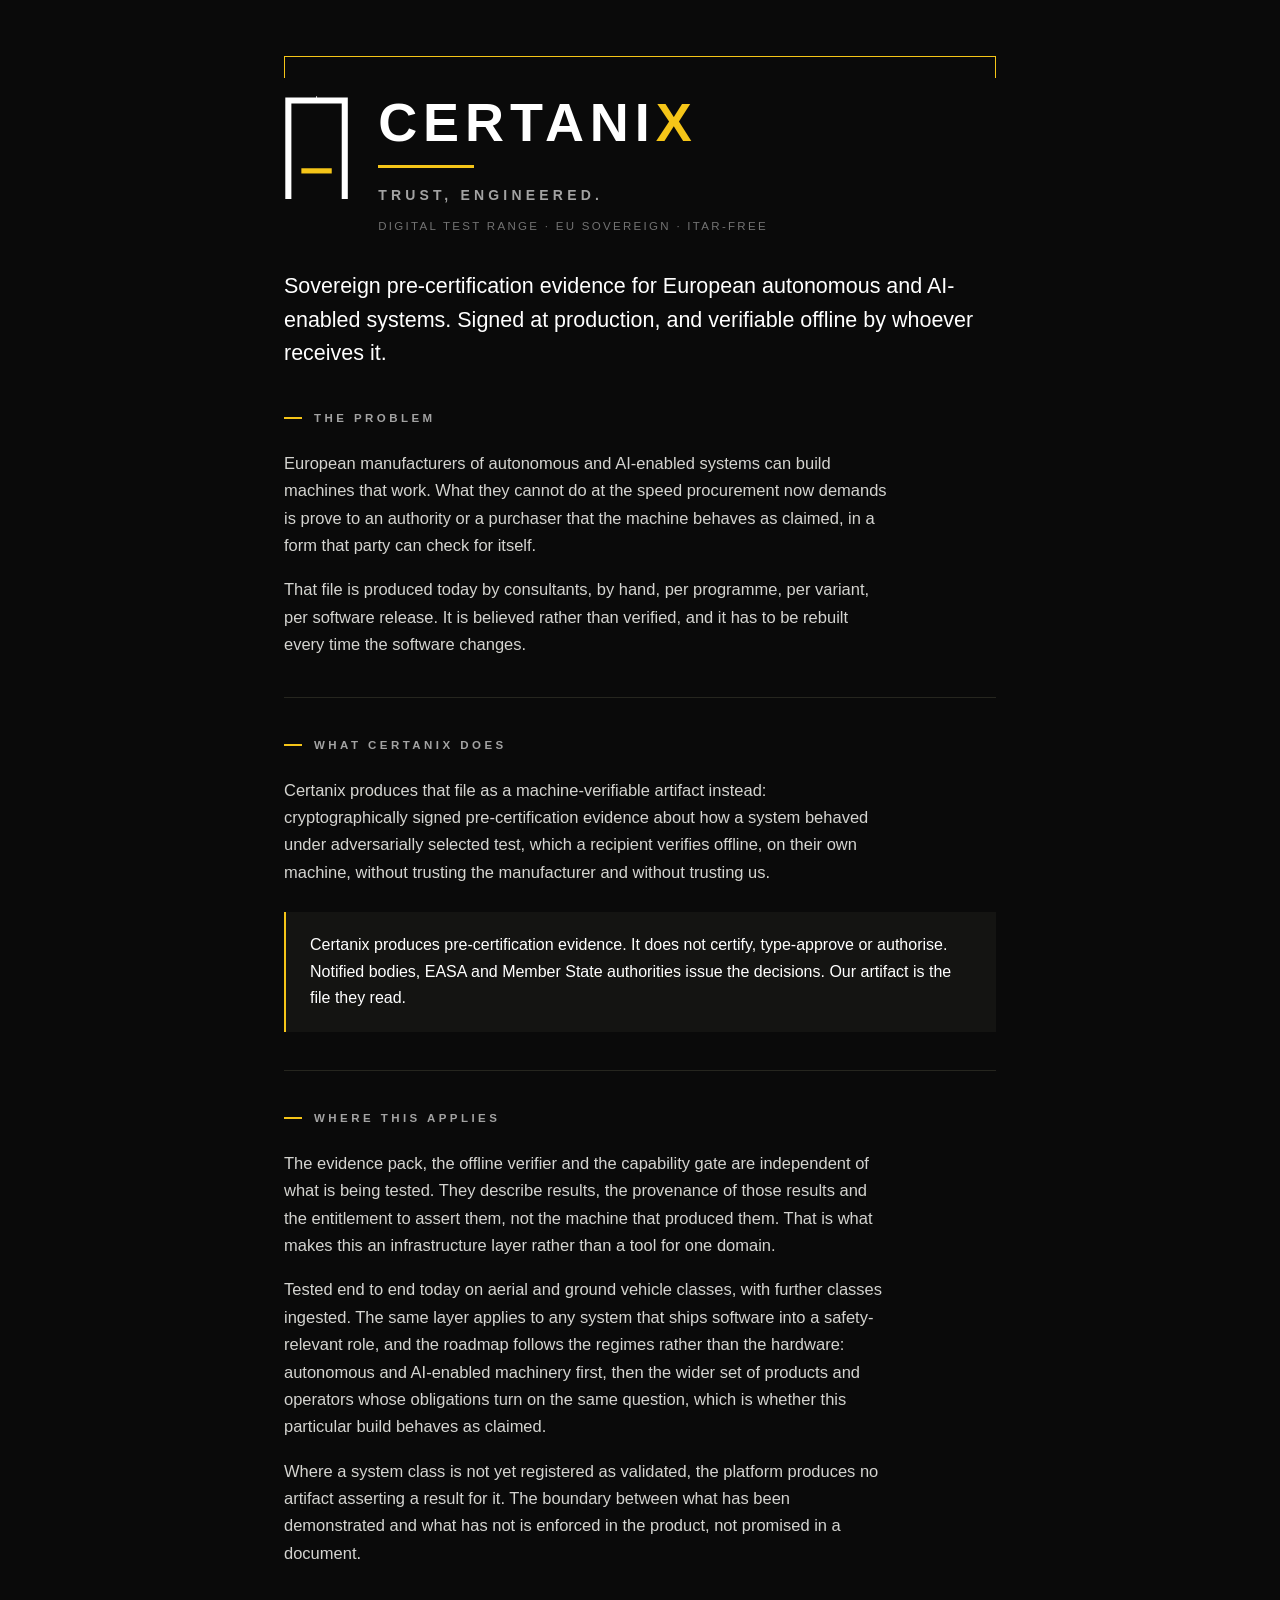
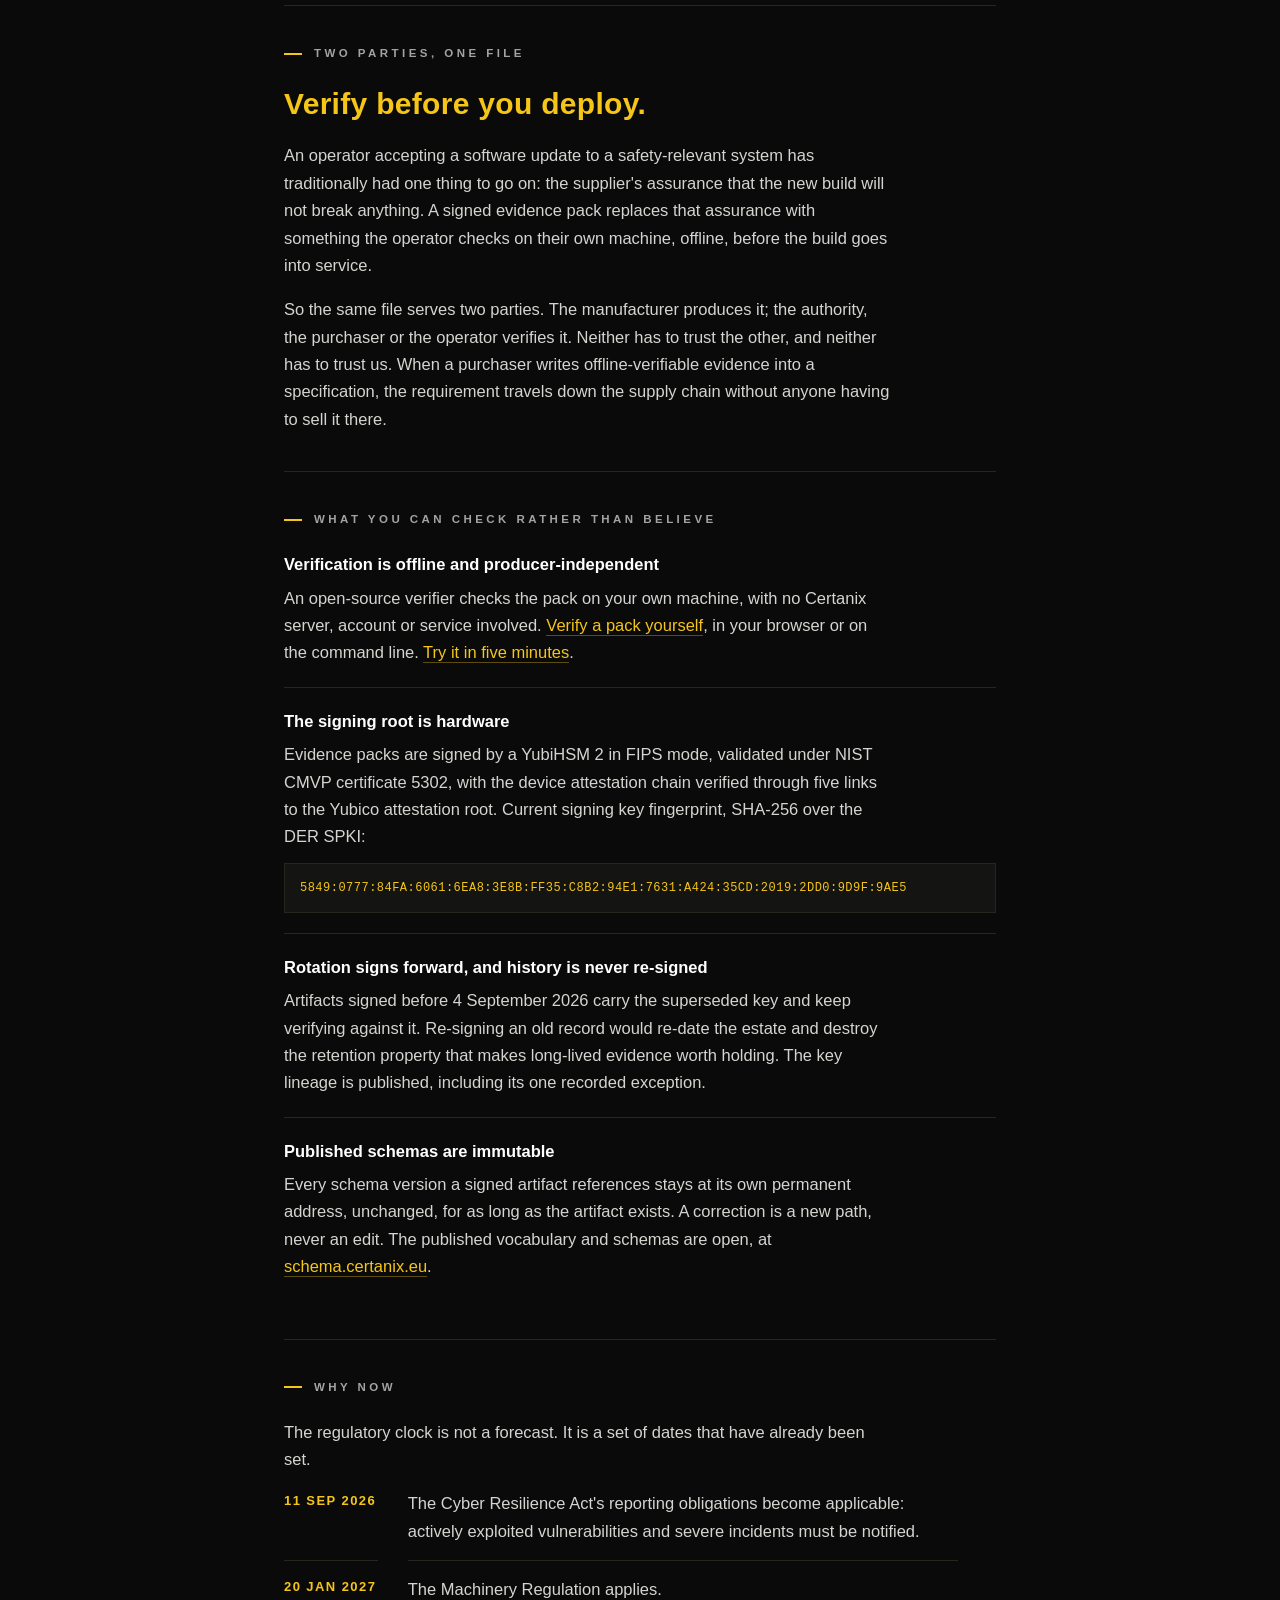
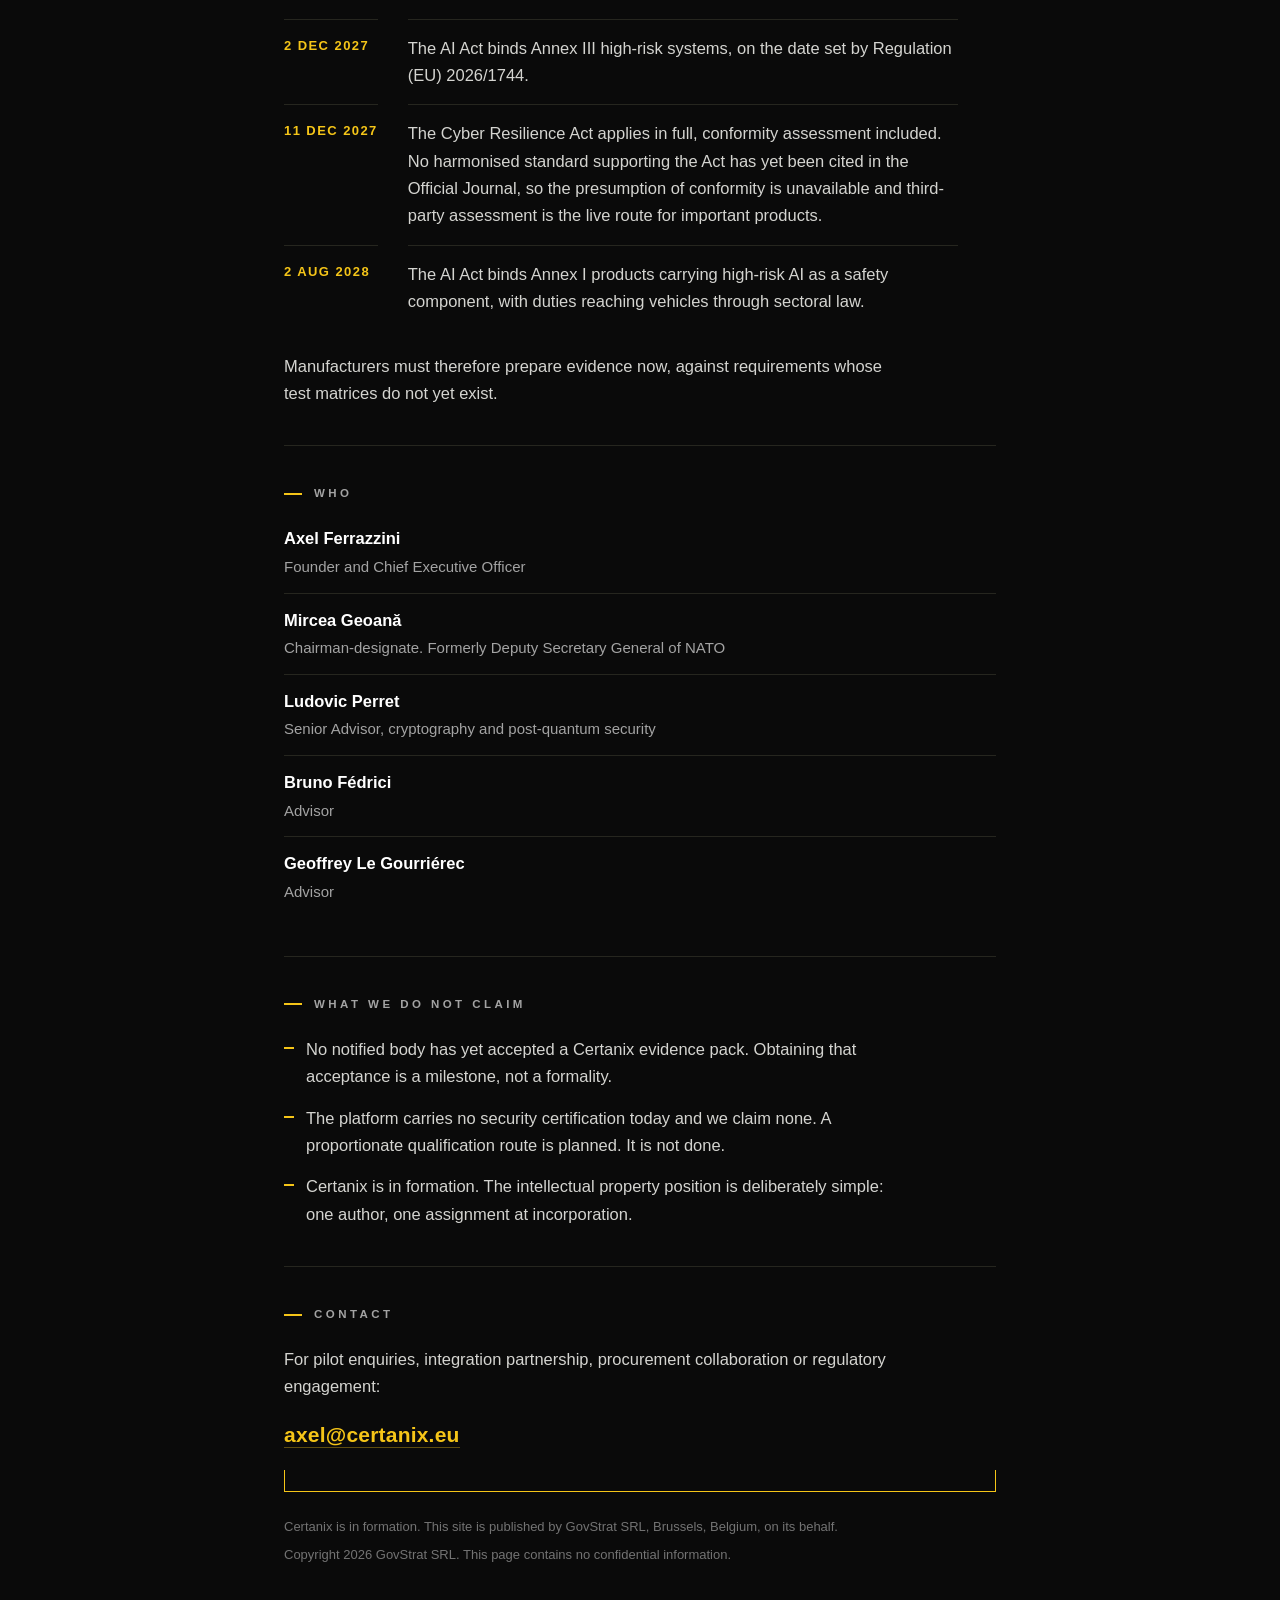
<file: index.html>
<!doctype html>
<html lang="en">
<head>
<meta charset="utf-8">
<meta name="viewport" content="width=device-width, initial-scale=1">
<title>Certanix</title>
<meta name="description" content="Certanix produces cryptographically signed pre-certification evidence for European autonomous and AI-enabled systems, verifiable offline by the recipient.">
<meta name="robots" content="index, follow">
<link rel="canonical" href="https://certanix.eu/">
<meta name="theme-color" content="#0A0A0A">
<meta property="og:type" content="website">
<meta property="og:title" content="Certanix">
<meta property="og:site_name" content="Certanix">
<meta property="og:url" content="https://certanix.eu/">
<meta property="og:description" content="Sovereign pre-certification evidence for European autonomous and AI-enabled systems. Signed, and verifiable offline by the recipient.">
<link rel="icon" href="data:image/svg+xml,%3Csvg xmlns='http://www.w3.org/2000/svg' viewBox='0 0 64 64'%3E%3Crect width='64' height='64' fill='%230A0A0A'/%3E%3Cpath d='M 18 52 L 18 14 L 46 14 L 46 52' stroke='%23FFFFFF' stroke-width='6' fill='none' stroke-linecap='square'/%3E%3Crect x='24' y='40' width='14' height='5' fill='%23F5C518'/%3E%3C/svg%3E">
<style>
:root{
  --ink:#0A0A0A;        /* brand near-black ground */
  --paper:#0A0A0A;
  --panel:#141412;
  --hair:#26261F;
  --white:#FFFFFF;
  --body:#D4D4D0;
  --muted:#A3A3A3;
  --micro:#737373;
  --signal:#F5C518;     /* brand signal yellow */
}
*{box-sizing:border-box}
html{-webkit-text-size-adjust:100%; background:var(--paper)}
body{
  margin:0; background:var(--paper); color:var(--body);
  font-family:"Helvetica Neue",Helvetica,Arial,-apple-system,BlinkMacSystemFont,"Segoe UI",sans-serif;
  font-size:16.5px; line-height:1.66; font-weight:400;
  -webkit-font-smoothing:antialiased;
}
.wrap{max-width:760px; margin:0 auto; padding:0 24px}
a{color:var(--signal); text-decoration:none; border-bottom:1px solid rgba(245,197,24,.35); padding-bottom:1px}
a:hover{border-bottom-color:var(--signal)}

/* ---- the registry frame: the brand's signature rule with corner ticks ---- */
.registry{position:relative; height:1px; background:var(--signal); margin:0}
.registry::before,.registry::after{
  content:""; position:absolute; top:0; width:1px; height:22px; background:var(--signal);
}
.registry::before{left:0}
.registry::after{right:0}
.registry.bottom::before,.registry.bottom::after{top:auto; bottom:0}

/* ---- header lockup ---- */
header{padding-block:56px 0}
.lockup{display:flex; align-items:flex-start; gap:26px; margin-top:34px}
.mark{flex:0 0 auto; height:112px; width:auto; display:block}
.mark .frame{stroke:var(--white)}
.mark .latch{fill:var(--signal)}
.mark .tick{stroke:var(--white)}
.wordmark{
  margin:0; font-size:clamp(34px,7.2vw,54px); font-weight:800; letter-spacing:.11em;
  color:var(--white); line-height:1; padding-top:4px;
}
.wordmark .x{color:var(--signal)}
.underrule{width:96px; height:3px; background:var(--signal); margin:16px 0 0}
.motto{
  margin:16px 0 0; font-size:clamp(12px,2.2vw,14px); font-weight:600;
  letter-spacing:.3em; text-transform:uppercase; color:var(--muted);
}
.credentials{
  margin:10px 0 0; font-size:11.5px; font-weight:500; letter-spacing:.2em;
  text-transform:uppercase; color:var(--micro);
}
.lede{
  margin:34px 0 0; font-size:clamp(18px,3.2vw,21.5px); line-height:1.56;
  color:var(--white); font-weight:400; max-width:60ch;
}

@media (max-width:480px){
  .lockup{gap:18px}
  .mark{height:88px}
  .credentials{letter-spacing:.14em}
}

/* ---- sections ---- */
section{padding-block:38px}
section + section{border-top:1px solid var(--hair)}
h2{
  margin:0 0 22px; font-size:11.5px; font-weight:700; letter-spacing:.3em;
  text-transform:uppercase; color:var(--muted); display:flex; align-items:center; gap:12px;
}
h2::before{content:""; width:18px; height:2px; background:var(--signal); flex:0 0 auto}
h3{margin:0 0 7px; font-size:16.5px; font-weight:700; color:var(--white); letter-spacing:.01em}
p{margin:0 0 17px; max-width:66ch}
p:last-child{margin-bottom:0}

.callout{
  background:var(--panel); border-left:2px solid var(--signal);
  padding:20px 24px; margin:26px 0 0; color:var(--white); font-size:16px; max-width:none;
}
.pull{
  font-size:clamp(22px,4.4vw,30px); font-weight:700; letter-spacing:.01em;
  color:var(--signal); margin:0 0 20px; line-height:1.24; max-width:none;
}

ul.facts{list-style:none; margin:0; padding:0}
ul.facts li{padding:20px 0; border-top:1px solid var(--hair)}
ul.facts li:first-child{border-top:0; padding-top:0}
ul.facts .t{display:block; font-weight:700; color:var(--white); font-size:16.5px; margin-bottom:6px}
ul.facts .d{display:block; max-width:66ch}

.mono{
  font-family:ui-monospace,SFMono-Regular,"SF Mono",Menlo,Consolas,monospace;
  font-size:12px; letter-spacing:.04em; line-height:1.85; color:var(--signal);
  background:var(--panel); border:1px solid var(--hair);
  padding:13px 15px; margin-top:12px; overflow-x:auto; white-space:pre-wrap; word-break:break-all;
}

dl.clock{margin:0; display:grid; grid-template-columns:auto 1fr; gap:0 30px}
dl.clock dt{
  font-weight:700; color:var(--signal); font-size:13px; letter-spacing:.11em;
  text-transform:uppercase; white-space:nowrap; padding:15px 0; border-top:1px solid var(--hair);
}
dl.clock dd{margin:0; padding:15px 0; border-top:1px solid var(--hair); max-width:60ch}
dl.clock dt:first-of-type, dl.clock dt:first-of-type + dd{border-top:0; padding-top:0}
@media (max-width:580px){
  dl.clock{grid-template-columns:1fr; gap:0}
  dl.clock dt{padding-bottom:3px; border-top:1px solid var(--hair)}
  dl.clock dd{padding-top:0; border-top:0}
  dl.clock dt:first-of-type + dd{padding-top:0}
}

ul.people{list-style:none; margin:0; padding:0}
ul.people li{padding:13px 0; border-top:1px solid var(--hair)}
ul.people li:first-child{border-top:0; padding-top:0}
ul.people .n{font-weight:700; color:var(--white); font-size:16.5px}
ul.people .r{display:block; color:var(--muted); font-size:15px; margin-top:2px}

ul.plain{margin:0; padding:0; list-style:none}
ul.plain li{position:relative; padding-left:22px; margin-bottom:14px; max-width:66ch}
ul.plain li::before{
  content:""; position:absolute; left:0; top:11px; width:10px; height:2px; background:var(--signal);
}
ul.plain li:last-child{margin-bottom:0}

.contact a{font-size:21px; font-weight:700; letter-spacing:.01em}

footer{padding-block:24px 60px; color:var(--micro); font-size:13px; line-height:1.65}
footer p{margin:0 0 7px; max-width:none}

/* ---- print: invert to the light logo treatment ---- */
@media print{
  :root{--paper:#FFF; --panel:#F4F4F1; --hair:#D8D8D2; --white:#0A0A0A; --body:#1C1C1A; --muted:#555; --micro:#777}
  body{font-size:10.5pt}
  .mark .frame,.mark .tick{stroke:#0A0A0A}
  a{color:#0A0A0A; border-bottom:0}
  .pull{color:#0A0A0A}
  .mono{color:#0A0A0A}
  dl.clock dt{color:#0A0A0A}
  section{break-inside:avoid}
}
</style>
</head>
<body>

<div class="wrap">

  <header>
    <div class="registry"></div>

    <div class="lockup">
      <svg class="mark" viewBox="-10 -22 157 258" xmlns="http://www.w3.org/2000/svg" role="img" aria-label="Certanix mark">
        <path class="frame" d="M 0 220 L 0 0 L 130 0 L 130 220" stroke-width="14" stroke-linecap="square" fill="none"/>
        <rect class="latch" x="30" y="156" width="70" height="12"/>
        <line class="tick" x1="65" y1="-10" x2="65" y2="0" stroke-width="2"/>
      </svg>
      <div>
        <h1 class="wordmark">CERTANI<span class="x">X</span></h1>
        <div class="underrule"></div>
        <p class="motto">Trust, engineered.</p>
        <p class="credentials">Digital test range &middot; EU sovereign &middot; ITAR-free</p>
      </div>
    </div>

    <p class="lede">Sovereign pre-certification evidence for European autonomous and AI-enabled systems. Signed at production, and verifiable offline by whoever receives it.</p>
  </header>

  <section>
    <h2>The problem</h2>
    <p>European manufacturers of autonomous and AI-enabled systems can build machines that work. What they cannot do at the speed procurement now demands is prove to an authority or a purchaser that the machine behaves as claimed, in a form that party can check for itself.</p>
    <p>That file is produced today by consultants, by hand, per programme, per variant, per software release. It is believed rather than verified, and it has to be rebuilt every time the software changes.</p>
  </section>

  <section>
    <h2>What Certanix does</h2>
    <p>Certanix produces that file as a machine-verifiable artifact instead: cryptographically signed pre-certification evidence about how a system behaved under adversarially selected test, which a recipient verifies offline, on their own machine, without trusting the manufacturer and without trusting us.</p>
    <div class="callout">Certanix produces pre-certification evidence. It does not certify, type-approve or authorise. Notified bodies, EASA and Member State authorities issue the decisions. Our artifact is the file they read.</div>
  </section>

  <section>
    <h2>Where this applies</h2>
    <p>The evidence pack, the offline verifier and the capability gate are independent of what is being tested. They describe results, the provenance of those results and the entitlement to assert them, not the machine that produced them. That is what makes this an infrastructure layer rather than a tool for one domain.</p>
    <p>Tested end to end today on aerial and ground vehicle classes, with further classes ingested. The same layer applies to any system that ships software into a safety-relevant role, and the roadmap follows the regimes rather than the hardware: autonomous and AI-enabled machinery first, then the wider set of products and operators whose obligations turn on the same question, which is whether this particular build behaves as claimed.</p>
    <p>Where a system class is not yet registered as validated, the platform produces no artifact asserting a result for it. The boundary between what has been demonstrated and what has not is enforced in the product, not promised in a document.</p>
  </section>

  <section>
    <h2>Two parties, one file</h2>
    <p class="pull">Verify before you deploy.</p>
    <p>An operator accepting a software update to a safety-relevant system has traditionally had one thing to go on: the supplier's assurance that the new build will not break anything. A signed evidence pack replaces that assurance with something the operator checks on their own machine, offline, before the build goes into service.</p>
    <p>So the same file serves two parties. The manufacturer produces it; the authority, the purchaser or the operator verifies it. Neither has to trust the other, and neither has to trust us. When a purchaser writes offline-verifiable evidence into a specification, the requirement travels down the supply chain without anyone having to sell it there.</p>
  </section>

  <section>
    <h2>What you can check rather than believe</h2>
    <ul class="facts">
      <li>
        <span class="t">Verification is offline and producer-independent</span>
        <span class="d">An open-source verifier checks the pack on your own machine, with no Certanix server, account or service involved. <a href="/verify/">Verify a pack yourself</a>, in your browser or on the command line. <a href="/try/">Try it in five minutes</a>.</span>
      </li>
      <li>
        <span class="t">The signing root is hardware</span>
        <span class="d">Evidence packs are signed by a YubiHSM 2 in FIPS mode, validated under NIST CMVP certificate 5302, with the device attestation chain verified through five links to the Yubico attestation root. Current signing key fingerprint, SHA-256 over the DER SPKI:</span>
        <div class="mono">5849:0777:84FA:6061:6EA8:3E8B:FF35:C8B2:94E1:7631:A424:35CD:2019:2DD0:9D9F:9AE5</div>
      </li>
      <li>
        <span class="t">Rotation signs forward, and history is never re-signed</span>
        <span class="d">Artifacts signed before 4 September 2026 carry the superseded key and keep verifying against it. Re-signing an old record would re-date the estate and destroy the retention property that makes long-lived evidence worth holding. The key lineage is published, including its one recorded exception.</span>
      </li>
      <li>
        <span class="t">Published schemas are immutable</span>
        <span class="d">Every schema version a signed artifact references stays at its own permanent address, unchanged, for as long as the artifact exists. A correction is a new path, never an edit. The published vocabulary and schemas are open, at <a href="https://schema.certanix.eu/">schema.certanix.eu</a>.</span>
      </li>
    </ul>
  </section>

  <section>
    <h2>Why now</h2>
    <p>The regulatory clock is not a forecast. It is a set of dates that have already been set.</p>
    <dl class="clock">
      <dt>11 Sep 2026</dt>
      <dd>The Cyber Resilience Act's reporting obligations become applicable: actively exploited vulnerabilities and severe incidents must be notified.</dd>
      <dt>20 Jan 2027</dt>
      <dd>The Machinery Regulation applies.</dd>
      <dt>2 Dec 2027</dt>
      <dd>The AI Act binds Annex III high-risk systems, on the date set by Regulation (EU) 2026/1744.</dd>
      <dt>11 Dec 2027</dt>
      <dd>The Cyber Resilience Act applies in full, conformity assessment included. No harmonised standard supporting the Act has yet been cited in the Official Journal, so the presumption of conformity is unavailable and third-party assessment is the live route for important products.</dd>
      <dt>2 Aug 2028</dt>
      <dd>The AI Act binds Annex I products carrying high-risk AI as a safety component, with duties reaching vehicles through sectoral law.</dd>
    </dl>
    <p style="margin-top:22px">Manufacturers must therefore prepare evidence now, against requirements whose test matrices do not yet exist.</p>
  </section>

  <section>
    <h2>Who</h2>
    <ul class="people">
      <li><span class="n">Axel Ferrazzini</span><span class="r">Founder and Chief Executive Officer</span></li>
      <li><span class="n">Mircea Geoan&#259;</span><span class="r">Chairman-designate. Formerly Deputy Secretary General of NATO</span></li>
      <li><span class="n">Ludovic Perret</span><span class="r">Senior Advisor, cryptography and post-quantum security</span></li>
      <li><span class="n">Bruno F&eacute;drici</span><span class="r">Advisor</span></li>
      <li><span class="n">Geoffrey Le Gourri&eacute;rec</span><span class="r">Advisor</span></li>
    </ul>
  </section>

  <section>
    <h2>What we do not claim</h2>
    <ul class="plain">
      <li>No notified body has yet accepted a Certanix evidence pack. Obtaining that acceptance is a milestone, not a formality.</li>
      <li>The platform carries no security certification today and we claim none. A proportionate qualification route is planned. It is not done.</li>
      <li>Certanix is in formation. The intellectual property position is deliberately simple: one author, one assignment at incorporation.</li>
    </ul>
  </section>

  <section class="contact">
    <h2>Contact</h2>
    <p>For pilot enquiries, integration partnership, procurement collaboration or regulatory engagement:</p>
    <p><a href="mailto:axel@certanix.eu">axel@certanix.eu</a></p>
  </section>

  <div class="registry bottom"></div>

  <footer>
    <p>Certanix is in formation. This site is published by GovStrat SRL, Brussels, Belgium, on its behalf.</p>
    <p>Copyright 2026 GovStrat SRL. This page contains no confidential information.</p>
  </footer>

</div>

</body>
</html>
</file>
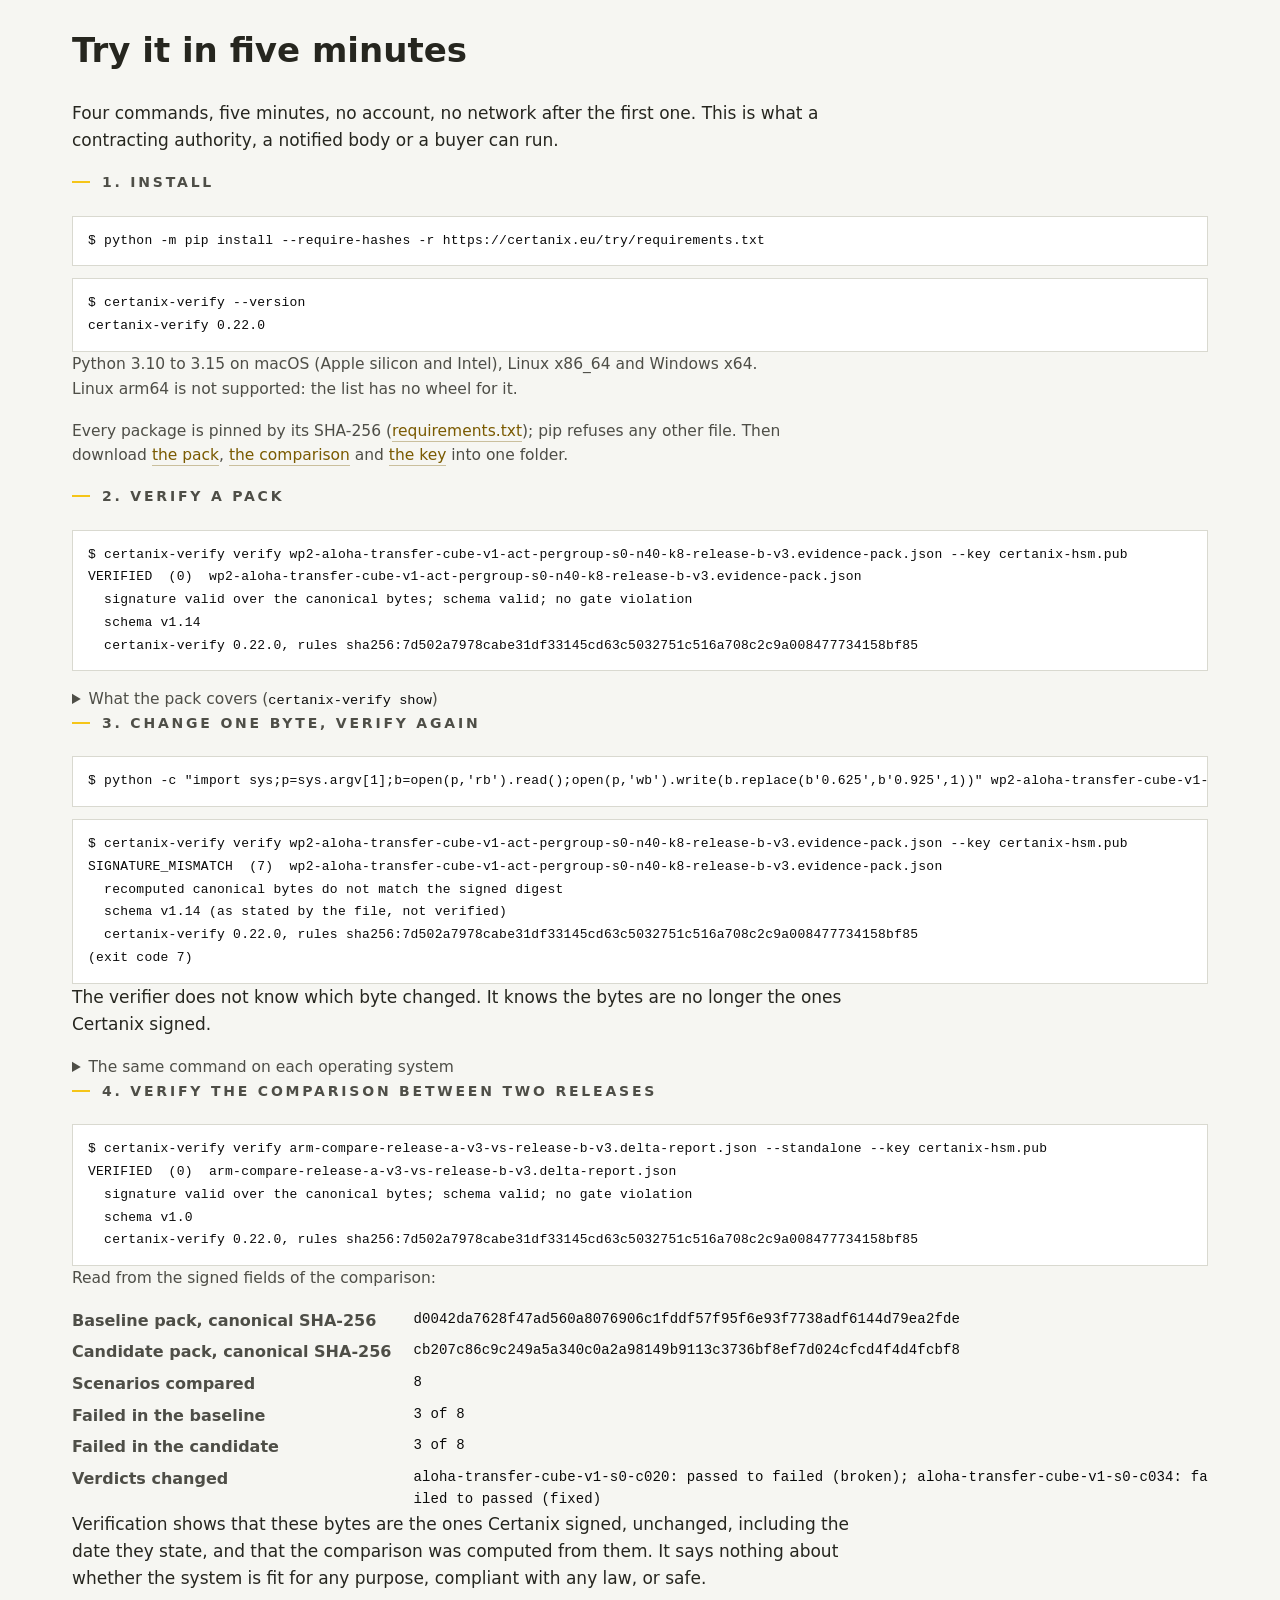
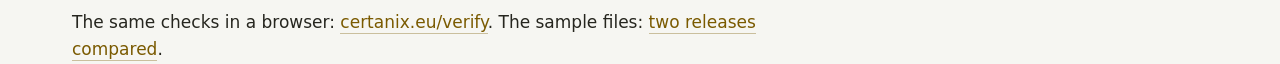
<file: try/index.html>
<!doctype html>
<html lang="en">
<head>
<meta charset="utf-8">
<meta name="viewport" content="width=device-width, initial-scale=1">
<meta http-equiv="Content-Security-Policy" content="default-src 'none'; style-src 'self'; img-src 'self'; base-uri 'none'; form-action 'none'">
<title>Try it in five minutes</title>
<link rel="stylesheet" href="../verify/verify.css">
</head>
<body>
<!-- GENERATED by certanix-beta tools/try_page.py render from tools/try-page.json: every
     line under a command is what certanix-verify 0.22.0 printed for it. Do not edit. -->
<div class="wrap">
  <h1>Try it in five minutes</h1>
  <p>Four commands, five minutes, no account, no network after the first one. This is what a contracting authority, a notified body or a buyer can run.</p>

  <h2>1. Install</h2>
<pre>$ python -m pip install --require-hashes -r https://certanix.eu/try/requirements.txt</pre>
  <pre>$ certanix-verify --version
certanix-verify 0.22.0</pre>
  <p class="small">Python 3.10 to 3.15 on macOS (Apple silicon and Intel), Linux x86_64 and Windows x64. Linux arm64 is not supported: the list has no wheel for it.</p>
  <p class="small">Every package is pinned by its SHA-256 (<a href="requirements.txt">requirements.txt</a>); pip refuses any other file. Then download <a href="../verify/sample/wp2-aloha-transfer-cube-v1-act-pergroup-s0-n40-k8-release-b-v3.evidence-pack.json" download>the pack</a>, <a href="../verify/sample/arm-compare-release-a-v3-vs-release-b-v3.delta-report.json" download>the comparison</a> and <a href="../verify/keys/certanix-hsm.pub" download>the key</a> into one folder.</p>

  <h2>2. Verify a pack</h2>
  <pre>$ certanix-verify verify wp2-aloha-transfer-cube-v1-act-pergroup-s0-n40-k8-release-b-v3.evidence-pack.json --key certanix-hsm.pub
VERIFIED  (0)  wp2-aloha-transfer-cube-v1-act-pergroup-s0-n40-k8-release-b-v3.evidence-pack.json
  signature valid over the canonical bytes; schema valid; no gate violation
  schema v1.14
  certanix-verify 0.22.0, rules sha256:7d502a7978cabe31df33145cd63c5032751c516a708c2c9a008477734158bf85</pre>
  <details>
    <summary>What the pack covers (<code>certanix-verify show</code>)</summary>
    <pre>$ certanix-verify show wp2-aloha-transfer-cube-v1-act-pergroup-s0-n40-k8-release-b-v3.evidence-pack.json --key certanix-hsm.pub
VERIFIED  (0)  wp2-aloha-transfer-cube-v1-act-pergroup-s0-n40-k8-release-b-v3.evidence-pack.json
  signature valid over the canonical bytes; schema valid; no gate violation
  schema v1.14
  certanix-verify 0.22.0, rules sha256:7d502a7978cabe31df33145cd63c5032751c516a708c2c9a008477734158bf85

  A learned control policy (“lerobot/act_aloha_sim_transfer_cube_human”) tested on the task
  “AlohaTransferCube-v0” in MuJoCo simulation, across 8 scenarios. 5 of 8 passed. The tests relate
  to the Machinery Regulation and the AI Act.
  (Summary written by the verifier from the signed fields.)

What this pack covers
  System tested
    Policy repository: lerobot/act_aloha_sim_transfer_cube_human
    Revision: bf09d3a9c6fd382bbcae1167297f4ec88a38f650
    Weights fingerprint: d9f89098a0ec…
    Policy class: policy-learned-deterministic
  Task and pass criterion
    Task: AlohaTransferCube-v0
    A scenario passes when: gym_aloha/env.py AlohaEnv.step: `terminated = is_success = reward == 4`. gym_aloha/tasks/sim.py TransferCubeTask.get_reward, from contact pairs: 1 = cube touches the right gripper finger; 2 = and not the table (lifted); 3 = cube touches the left gripper finger (attempted transfer); 4 = left finger and not the table (successful transfer). max_reward = 4.
  Results
    Scenarios executed: 8
    Outcome: 5 passed, 3 failed
    Pass rate: 62.5%
    Failing scenarios: aloha-transfer-cube-v1-s0-c021
                       aloha-transfer-cube-v1-s0-c027
                       aloha-transfer-cube-v1-s0-c020
  When and where it ran
    Ran at: 2026-11-08T17:46:25Z
    Platform family: macos-arm64
    Platform version: certanix-beta@e9b999d5
  Linked artefacts
    embodied-trace: sha256:cd89fe69dda3…
    parameter-coverage-map: sha256:c8a4470e8255…
  About the regulation references. This evidence pack records tests that Certanix ran and signed. It lists the EU legal provisions those tests relate to, and for each one what the pack does not show. It is not a declaration of conformity, a certification, or a conformity assessment under any EU legislation. It does not replace the manufacturer&#x27;s own obligations, or the involvement of a notified body where the law requires one. The Certanix signature attests that this record is complete and unchanged since signing. It does not attest that the tested product complies with any requirement.
  Requirements this evidence relates to
    The evidence in this pack relates to the clauses below. It is not an assessment of conformity with them.
    Machinery Regulation: Regulation (EU) 2023/1230 (CELEX 32023R1230), Annex IV, Part A, point (g)
                          How it can apply: Internal production control (module A, Art. 25(4) and
                                            Annex VI) against the Annex III essential health and
                                            safety requirements; no notified body. Annex I, Part A,
                                            points 5 and 6 concern machine learning that both
                                            ensures a safety function and is fully or partially
                                            self-evolving (recital 55); this is a frozen task
                                            policy. Applies from 20 January 2027 (Art. 54, as
                                            corrected); Directive 2006/42/EC until then.
                          Not shown by this pack: Which essential health and safety requirement each
                                                  test verifies (the manufacturer&#x27;s risk assessment,
                                                  Part A (b), makes that link); tests on the
                                                  physical machine.
    Machinery Regulation: Regulation (EU) 2023/1230 (CELEX 32023R1230), Annex III, section 1.1.2(a)
                          How it can apply: Internal production control (module A, Art. 25(4) and
                                            Annex VI) against the Annex III essential health and
                                            safety requirements; no notified body. Annex I, Part A,
                                            points 5 and 6 concern machine learning that both
                                            ensures a safety function and is fully or partially
                                            self-evolving (recital 55); this is a frozen task
                                            policy. Applies from 20 January 2027 (Art. 54, as
                                            corrected); Directive 2006/42/EC until then.
                          Not shown by this pack: That the machine can be operated without putting
                                                  persons at risk; reasonably foreseeable misuse.
    Machinery Regulation: Regulation (EU) 2023/1230 (CELEX 32023R1230), Annex III, section 1.2.1, first paragraph and point (c)
                          How it can apply: Internal production control (module A, Art. 25(4) and
                                            Annex VI) against the Annex III essential health and
                                            safety requirements; no notified body. Annex I, Part A,
                                            points 5 and 6 concern machine learning that both
                                            ensures a safety function and is fully or partially
                                            self-evolving (recital 55); this is a frozen task
                                            policy. Applies from 20 January 2027 (Art. 54, as
                                            corrected); Directive 2006/42/EC until then.
                          Not shown by this pack: That an error in the control logic does not lead
                                                  to a hazardous situation: the campaign scores task
                                                  success, not hazards.
    Machinery Regulation: Regulation (EU) 2023/1230 (CELEX 32023R1230), Annex III, section 1.2.1, point (d)
                          How it can apply: Internal production control (module A, Art. 25(4) and
                                            Annex VI) against the Annex III essential health and
                                            safety requirements; no notified body. Annex I, Part A,
                                            points 5 and 6 concern machine learning that both
                                            ensures a safety function and is fully or partially
                                            self-evolving (recital 55); this is a frozen task
                                            policy. Applies from 20 January 2027 (Art. 54, as
                                            corrected); Directive 2006/42/EC until then.
                          Not shown by this pack: That the machine prevents modification of its
                                                  settings or rules in use; the limits of the safety
                                                  functions.
    EU AI Act: Regulation (EU) 2024/1689 (CELEX 02024R1689-20260727), Annex IV, point 2(g)
               How it can apply: Likely not high-risk: Art. 6(1)(b) needs a third-party conformity
                                 assessment under the Annex I legislation, and the Machinery route
                                 for this frozen task policy is internal production control (see the
                                 Machinery entries). The Machinery Regulation is in Annex I, Section
                                 B (item 21, as amended by Regulation (EU) 2026/1744), where Art. 9,
                                 10, 15 and Annex IV do not apply directly (Art. 2(2)). Related here
                                 as reference requirements only.
               Not shown by this pack: Testing in real-world conditions (Art. 60, 60a); the gap
                                       between simulation and the real cell; test reports signed by
                                       the provider&#x27;s responsible persons.
    EU AI Act: Regulation (EU) 2024/1689 (CELEX 02024R1689-20260727), Annex IV, point 1(c)
               How it can apply: Likely not high-risk: Art. 6(1)(b) needs a third-party conformity
                                 assessment under the Annex I legislation, and the Machinery route
                                 for this frozen task policy is internal production control (see the
                                 Machinery entries). The Machinery Regulation is in Annex I, Section
                                 B (item 21, as amended by Regulation (EU) 2026/1744), where Art. 9,
                                 10, 15 and Annex IV do not apply directly (Art. 2(2)). Related here
                                 as reference requirements only.
               Not shown by this pack: Firmware on the physical robot; requirements related to
                                       version updates.
    EU AI Act: Regulation (EU) 2024/1689 (CELEX 02024R1689-20260727), Annex IV, point 3
               How it can apply: Likely not high-risk: Art. 6(1)(b) needs a third-party conformity
                                 assessment under the Annex I legislation, and the Machinery route
                                 for this frozen task policy is internal production control (see the
                                 Machinery entries). The Machinery Regulation is in Annex I, Section
                                 B (item 21, as amended by Regulation (EU) 2026/1744), where Art. 9,
                                 10, 15 and Annex IV do not apply directly (Art. 2(2)). Related here
                                 as reference requirements only.
               Not shown by this pack: The safety of persons near the arm; foreseeable unintended
                                       outcomes in the real cell.
    EU AI Act: Regulation (EU) 2024/1689 (CELEX 02024R1689-20260727), Article 9(8)
               How it can apply: Likely not high-risk: Art. 6(1)(b) needs a third-party conformity
                                 assessment under the Annex I legislation, and the Machinery route
                                 for this frozen task policy is internal production control (see the
                                 Machinery entries). The Machinery Regulation is in Annex I, Section
                                 B (item 21, as amended by Regulation (EU) 2026/1744), where Art. 9,
                                 10, 15 and Annex IV do not apply directly (Art. 2(2)). Related here
                                 as reference requirements only.
               Not shown by this pack: The risk management system; the Machinery risk assessment.
    EU AI Act: Regulation (EU) 2024/1689 (CELEX 02024R1689-20260727), Article 15(4)
               How it can apply: Likely not high-risk: Art. 6(1)(b) needs a third-party conformity
                                 assessment under the Annex I legislation, and the Machinery route
                                 for this frozen task policy is internal production control (see the
                                 Machinery entries). The Machinery Regulation is in Annex I, Section
                                 B (item 21, as amended by Regulation (EU) 2026/1744), where Art. 9,
                                 10, 15 and Annex IV do not apply directly (Art. 2(2)). Related here
                                 as reference requirements only.
               Not shown by this pack: Fail-safe and redundancy; behaviour outside the simulated
                                       variations.
  Frameworks considered and not related
    Cyber Resilience Act: The campaign tests task behaviour in simulation, not a cybersecurity property, and no SBOM or vulnerability scan is ingested.</pre>
  </details>

  <h2>3. Change one byte, verify again</h2>
  <pre>$ python -c &quot;import sys;p=sys.argv[1];b=open(p,&#x27;rb&#x27;).read();open(p,&#x27;wb&#x27;).write(b.replace(b&#x27;0.625&#x27;,b&#x27;0.925&#x27;,1))&quot; wp2-aloha-transfer-cube-v1-act-pergroup-s0-n40-k8-release-b-v3.evidence-pack.json</pre>
  <pre>$ certanix-verify verify wp2-aloha-transfer-cube-v1-act-pergroup-s0-n40-k8-release-b-v3.evidence-pack.json --key certanix-hsm.pub
SIGNATURE_MISMATCH  (7)  wp2-aloha-transfer-cube-v1-act-pergroup-s0-n40-k8-release-b-v3.evidence-pack.json
  recomputed canonical bytes do not match the signed digest
  schema v1.14 (as stated by the file, not verified)
  certanix-verify 0.22.0, rules sha256:7d502a7978cabe31df33145cd63c5032751c516a708c2c9a008477734158bf85
(exit code 7)</pre>
  <p>The verifier does not know which byte changed. It knows the bytes are no longer the ones Certanix signed.</p>
  <details>
    <summary>The same command on each operating system</summary>
    <p class="small">The line above is the same in a Linux or macOS terminal and in Windows PowerShell. It replaces the first <code>0.625</code> in the file, the pack's pass rate, with <code>0.925</code>.</p>
  </details>

  <h2>4. Verify the comparison between two releases</h2>
  <pre>$ certanix-verify verify arm-compare-release-a-v3-vs-release-b-v3.delta-report.json --standalone --key certanix-hsm.pub
VERIFIED  (0)  arm-compare-release-a-v3-vs-release-b-v3.delta-report.json
  signature valid over the canonical bytes; schema valid; no gate violation
  schema v1.0
  certanix-verify 0.22.0, rules sha256:7d502a7978cabe31df33145cd63c5032751c516a708c2c9a008477734158bf85</pre>
  <p class="small">Read from the signed fields of the comparison:</p>
  <dl class="meta">
      <dt>Baseline pack, canonical SHA-256</dt><dd class="mono">d0042da7628f47ad560a8076906c1fddf57f95f6e93f7738adf6144d79ea2fde</dd>
      <dt>Candidate pack, canonical SHA-256</dt><dd class="mono">cb207c86c9c249a5a340c0a2a98149b9113c3736bf8ef7d024cfcd4f4d4fcbf8</dd>
      <dt>Scenarios compared</dt><dd class="mono">8</dd>
      <dt>Failed in the baseline</dt><dd class="mono">3 of 8</dd>
      <dt>Failed in the candidate</dt><dd class="mono">3 of 8</dd>
      <dt>Verdicts changed</dt><dd class="mono">aloha-transfer-cube-v1-s0-c020: passed to failed (broken); aloha-transfer-cube-v1-s0-c034: failed to passed (fixed)</dd>
  </dl>

  <p>Verification shows that these bytes are the ones Certanix signed, unchanged, including the date they state, and that the comparison was computed from them. It says nothing about whether the system is fit for any purpose, compliant with any law, or safe.</p>
  <p>The same checks in a browser: <a href="../verify/">certanix.eu/verify</a>. The sample files: <a href="../verify/#sample-compare">two releases compared</a>.</p>
</div>
</body>
</html>
</file>
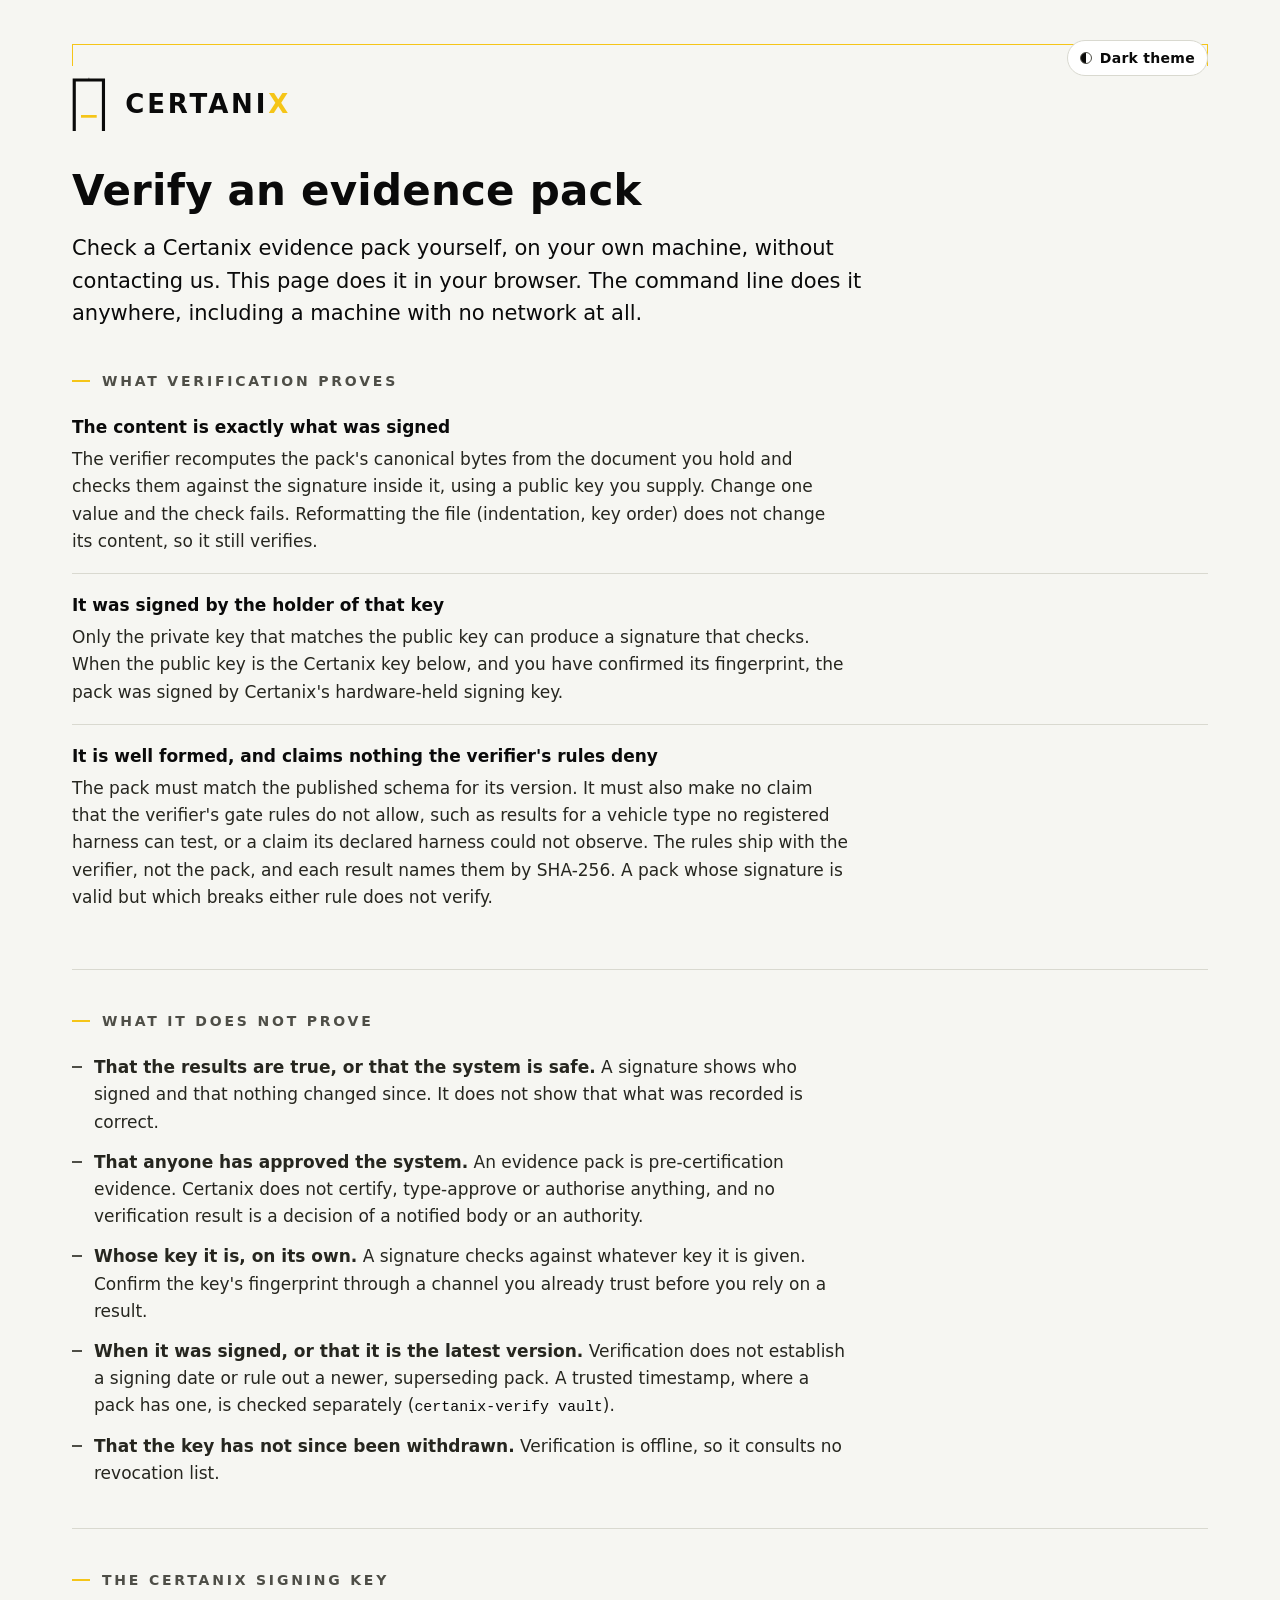
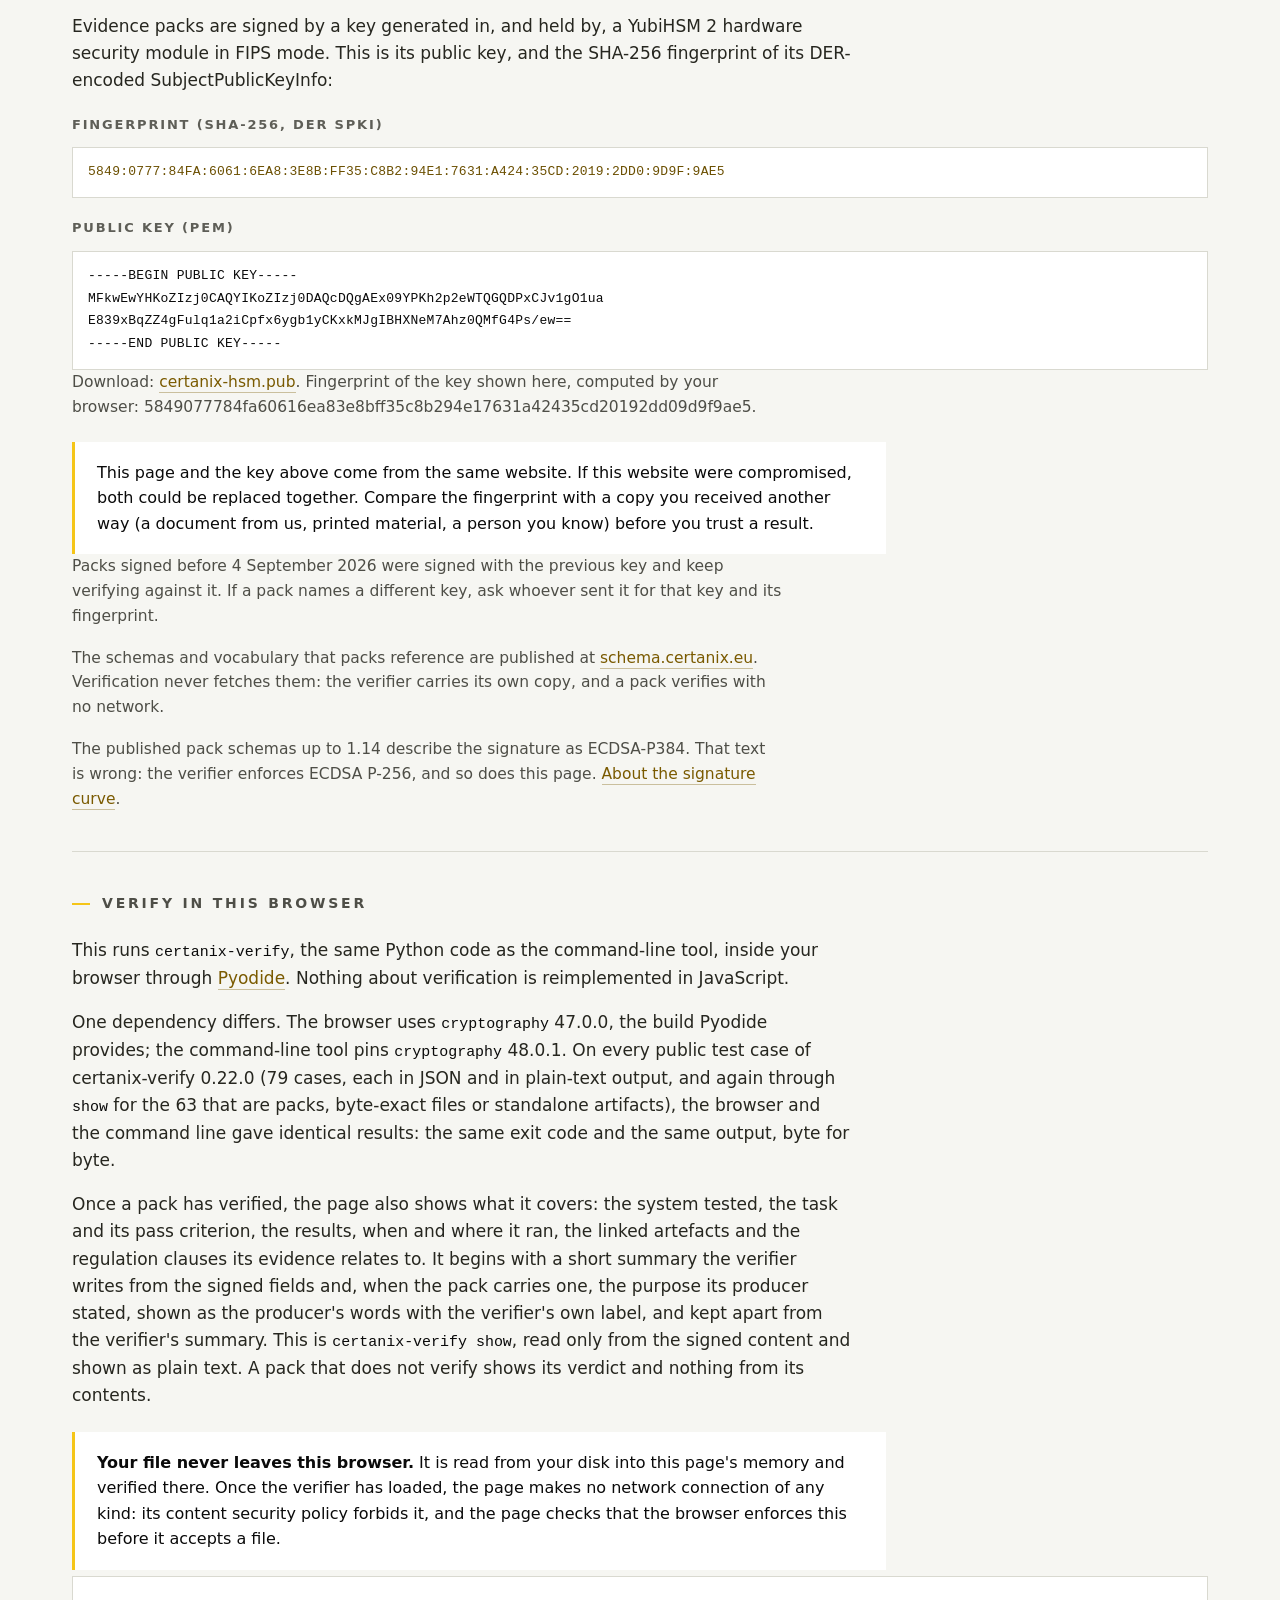
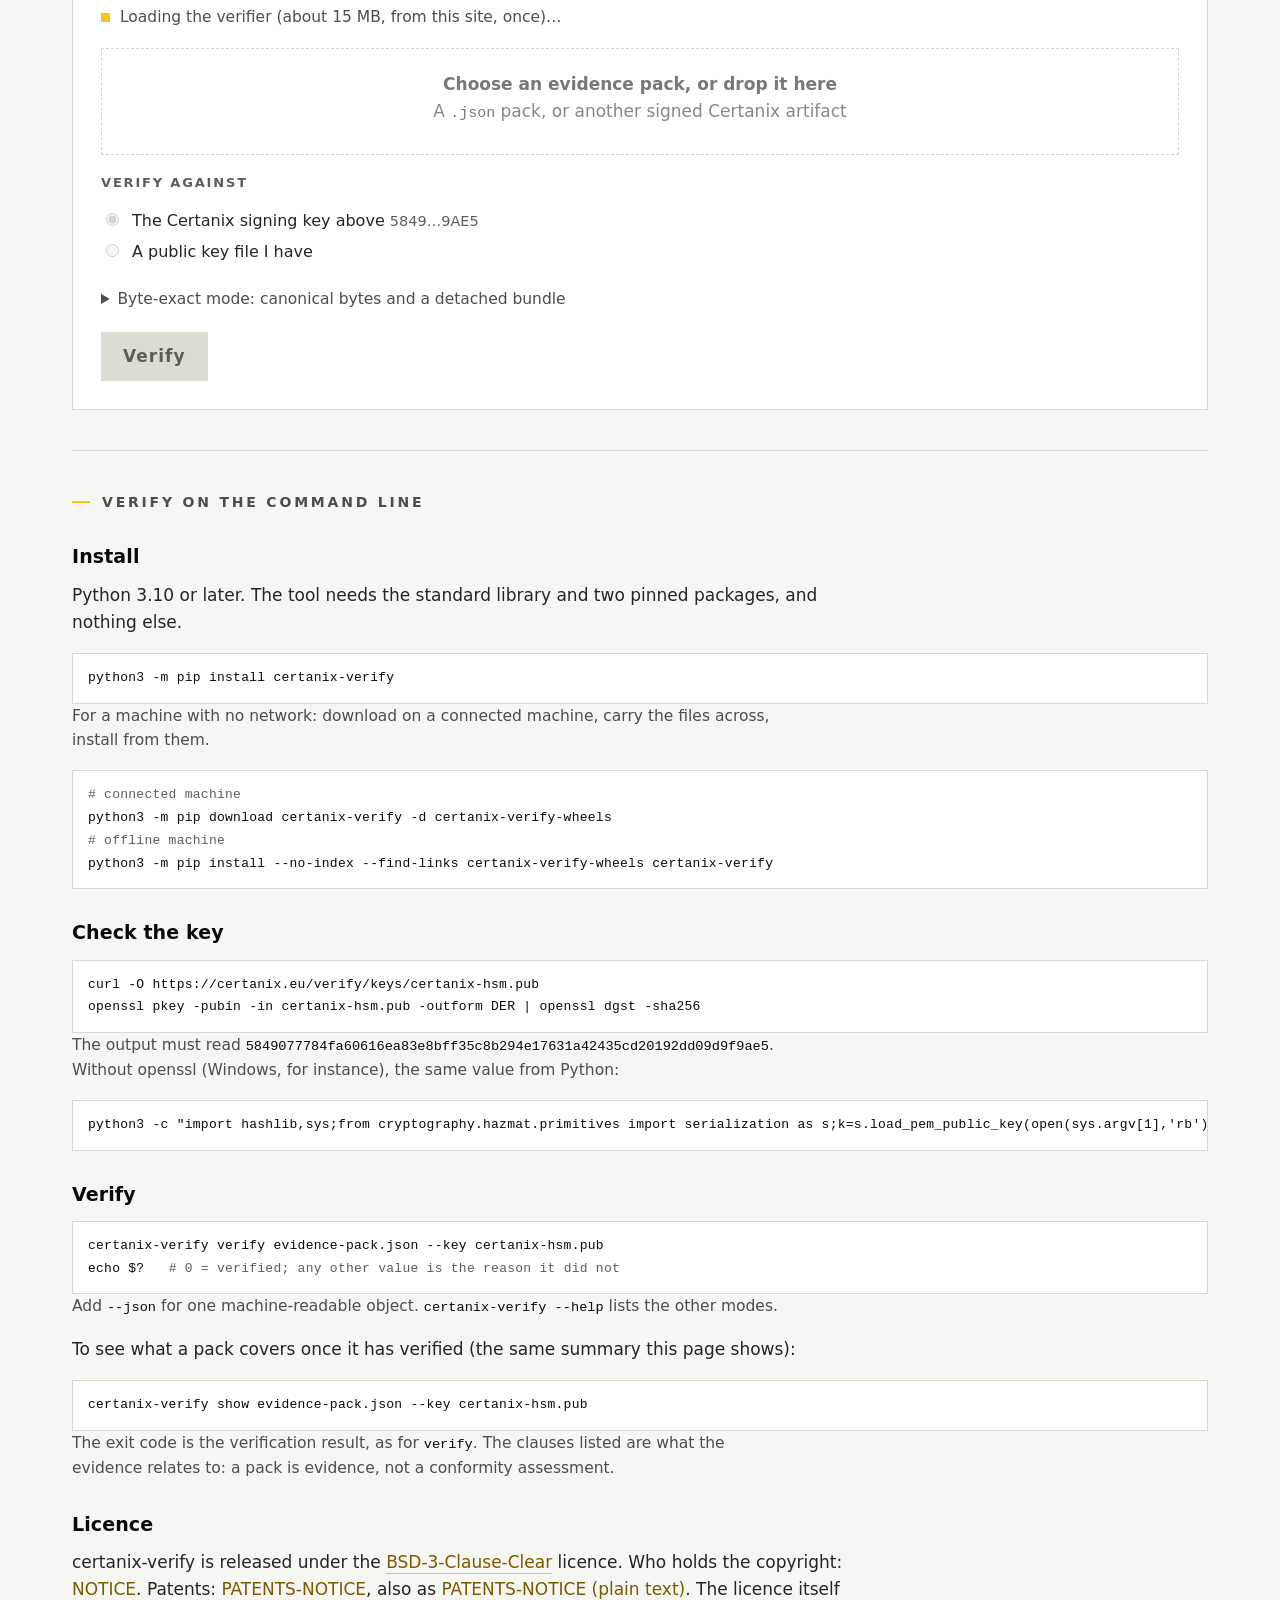
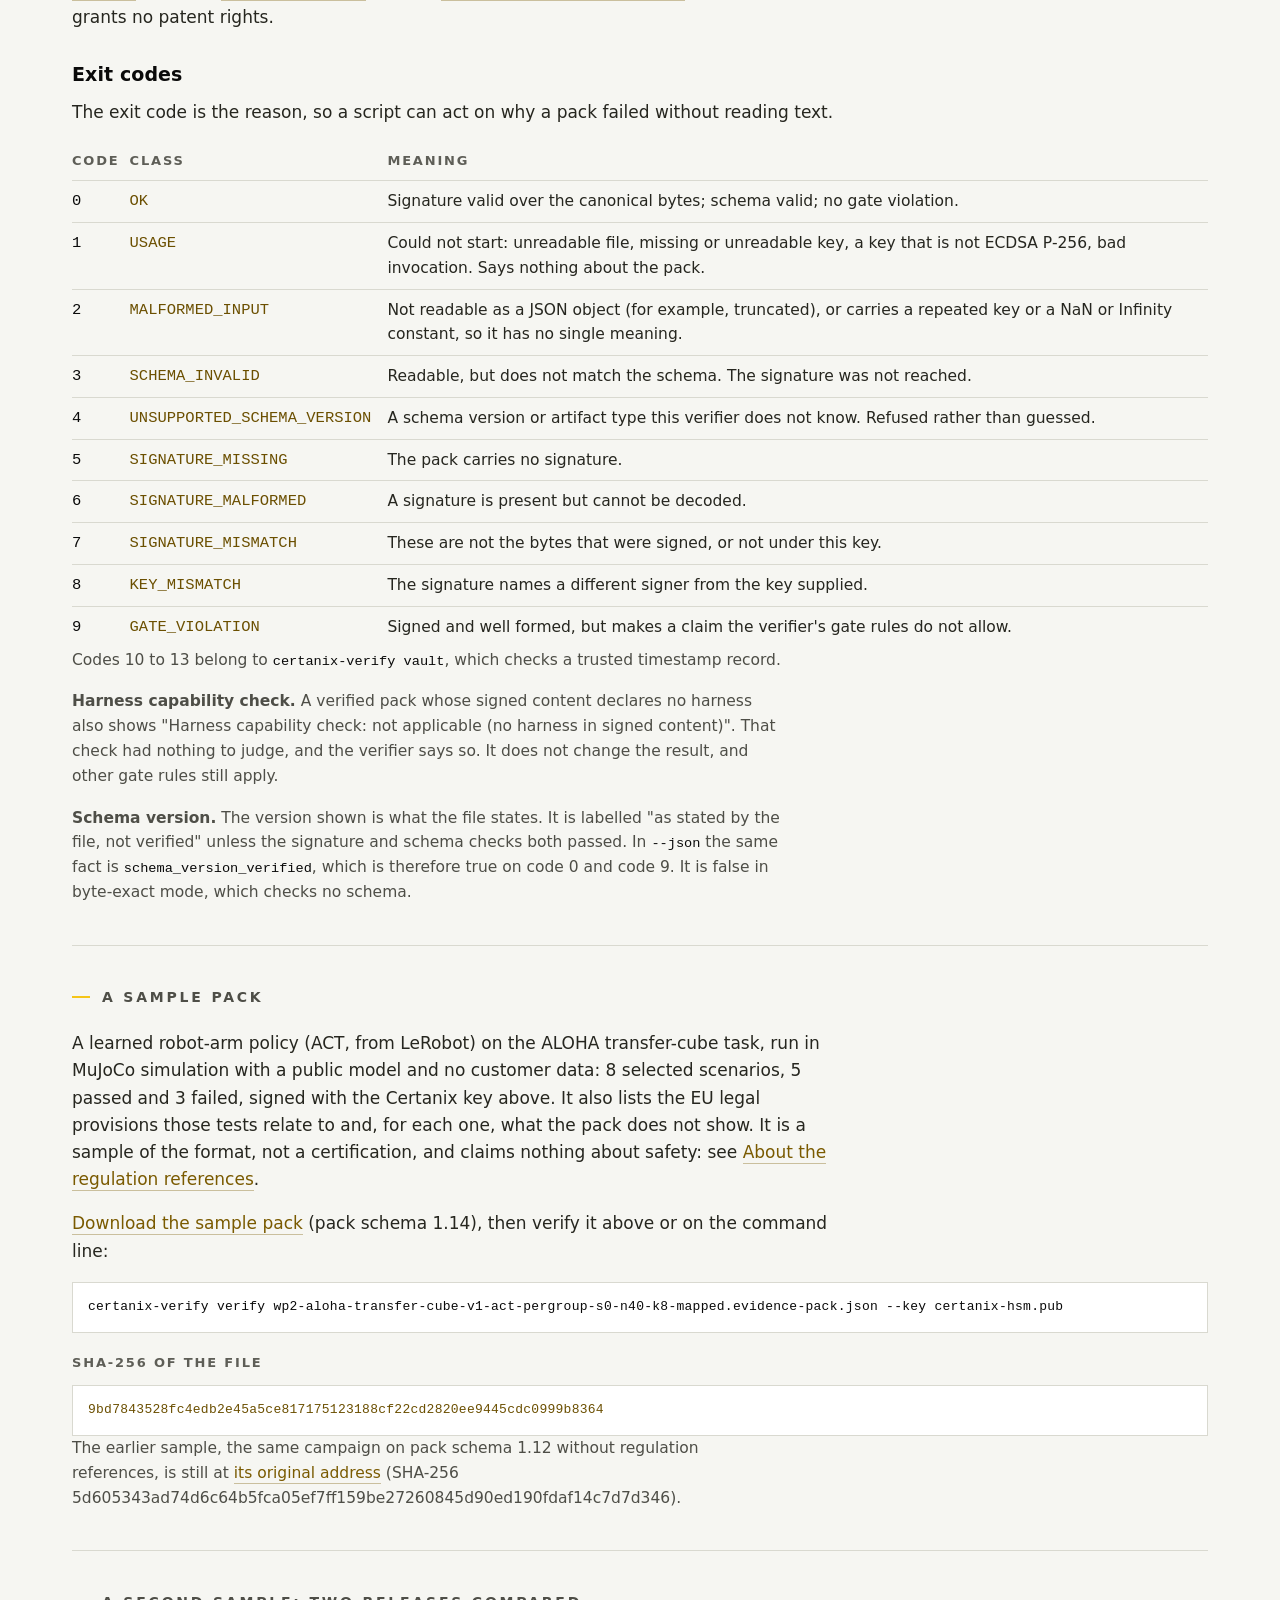
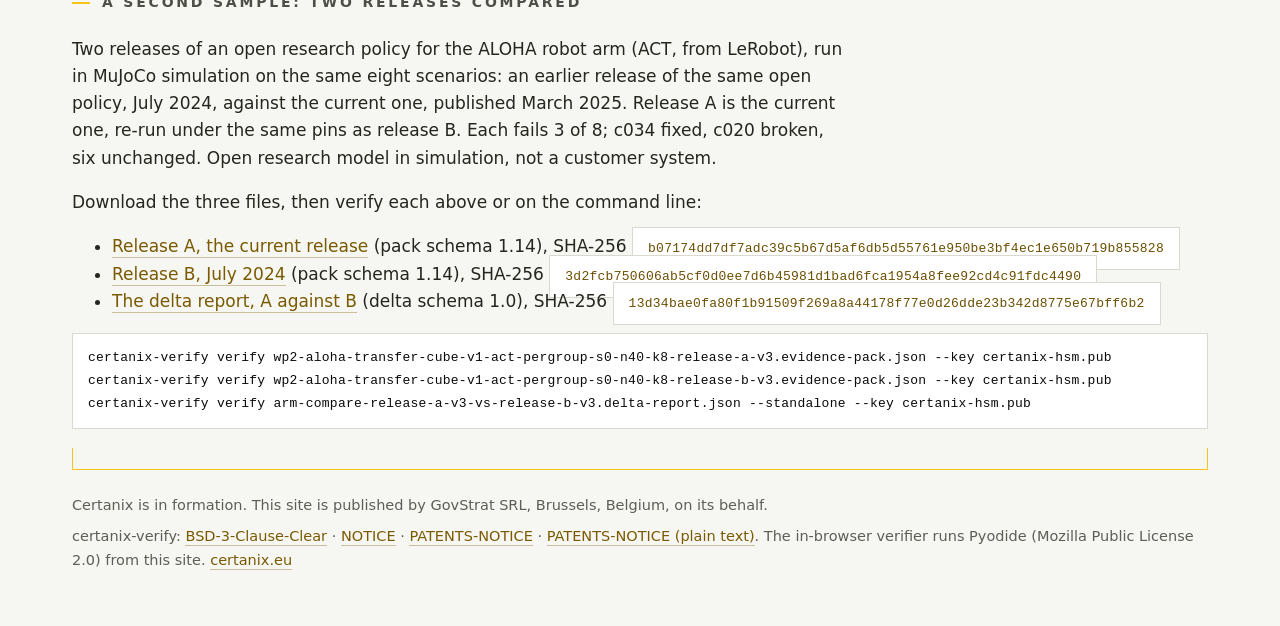
<file: verify/index.html>
<!doctype html>
<html lang="en">
<head>
<meta charset="utf-8">
<!--
  Content security policy. Scripts, styles and fetches may come from this site only;
  nothing may be framed, posted or loaded from anywhere else. 'wasm-unsafe-eval' lets
  the browser compile the Python interpreter (WebAssembly) and nothing more: it does not
  permit eval() of JavaScript. Once the verifier has loaded, app.mjs adds a second policy
  that forbids every further connection, and checks the browser applied it before it
  accepts a file.
-->
<meta http-equiv="Content-Security-Policy" content="default-src 'none'; script-src 'self' 'wasm-unsafe-eval'; style-src 'self'; img-src 'self' data:; connect-src 'self'; font-src 'none'; object-src 'none'; media-src 'none'; frame-src 'none'; worker-src 'none'; manifest-src 'none'; base-uri 'none'; form-action 'none'">
<meta name="referrer" content="no-referrer">
<meta name="viewport" content="width=device-width, initial-scale=1">
<title>Verify an evidence pack</title>
<meta name="description" content="Verify a Certanix evidence pack yourself: in this browser, offline, with the unchanged certanix-verify code, or on the command line.">
<meta name="robots" content="index, follow">
<link rel="canonical" href="https://certanix.eu/verify/">
<meta name="theme-color" content="#0A0A0A">
<link rel="icon" href="data:image/svg+xml,%3Csvg xmlns='http://www.w3.org/2000/svg' viewBox='0 0 64 64'%3E%3Crect width='64' height='64' fill='%230A0A0A'/%3E%3Cpath d='M 18 52 L 18 14 L 46 14 L 46 52' stroke='%23FFFFFF' stroke-width='6' fill='none' stroke-linecap='square'/%3E%3Crect x='24' y='40' width='14' height='5' fill='%23F5C518'/%3E%3C/svg%3E">
<link rel="stylesheet" href="verify.css">
<script type="module" src="app.mjs"></script>
</head>
<body>

<div class="wrap">

  <header>
    <div class="registry"></div>
    <button type="button" class="theme-toggle" id="theme-toggle" hidden><span class="swatch" aria-hidden="true"></span><span id="theme-label">Light theme</span></button>
    <div class="lockup">
      <a href="/" aria-label="Certanix home">
        <svg class="mark" viewBox="-10 -22 157 258" xmlns="http://www.w3.org/2000/svg" aria-hidden="true">
          <path class="frame" d="M 0 220 L 0 0 L 130 0 L 130 220" stroke-width="14" stroke-linecap="square" fill="none"/>
          <rect class="latch" x="30" y="156" width="70" height="12"/>
          <line class="tick" x1="65" y1="-10" x2="65" y2="0" stroke-width="2"/>
        </svg>
        <span class="wordmark">CERTANI<span class="x">X</span></span>
      </a>
    </div>
    <h1 class="page-title">Verify an evidence pack</h1>
    <p class="lede">Check a Certanix evidence pack yourself, on your own machine, without contacting us. This page does it in your browser. The command line does it anywhere, including a machine with no network at all.</p>
  </header>

  <section id="proves">
    <h2>What verification proves</h2>
    <ul class="facts">
      <li>
        <span class="t">The content is exactly what was signed</span>
        <span class="d">The verifier recomputes the pack's canonical bytes from the document you hold and checks them against the signature inside it, using a public key you supply. Change one value and the check fails. Reformatting the file (indentation, key order) does not change its content, so it still verifies.</span>
      </li>
      <li>
        <span class="t">It was signed by the holder of that key</span>
        <span class="d">Only the private key that matches the public key can produce a signature that checks. When the public key is the Certanix key below, and you have confirmed its fingerprint, the pack was signed by Certanix's hardware-held signing key.</span>
      </li>
      <li>
        <span class="t">It is well formed, and claims nothing the verifier's rules deny</span>
        <span class="d">The pack must match the published schema for its version. It must also make no claim that the verifier's gate rules do not allow, such as results for a vehicle type no registered harness can test, or a claim its declared harness could not observe. The rules ship with the verifier, not the pack, and each result names them by SHA-256. A pack whose signature is valid but which breaks either rule does not verify.</span>
      </li>
    </ul>
  </section>

  <section id="does-not-prove">
    <h2>What it does not prove</h2>
    <ul class="plain">
      <li><strong>That the results are true, or that the system is safe.</strong> A signature shows who signed and that nothing changed since. It does not show that what was recorded is correct.</li>
      <li><strong>That anyone has approved the system.</strong> An evidence pack is pre-certification evidence. Certanix does not certify, type-approve or authorise anything, and no verification result is a decision of a notified body or an authority.</li>
      <li><strong>Whose key it is, on its own.</strong> A signature checks against whatever key it is given. Confirm the key's fingerprint through a channel you already trust before you rely on a result.</li>
      <li><strong>When it was signed, or that it is the latest version.</strong> Verification does not establish a signing date or rule out a newer, superseding pack. A trusted timestamp, where a pack has one, is checked separately (<code>certanix-verify vault</code>).</li>
      <li><strong>That the key has not since been withdrawn.</strong> Verification is offline, so it consults no revocation list.</li>
    </ul>
  </section>

  <section id="key">
    <h2>The Certanix signing key</h2>
    <p>Evidence packs are signed by a key generated in, and held by, a YubiHSM 2 hardware security module in FIPS mode. This is its public key, and the SHA-256 fingerprint of its DER-encoded SubjectPublicKeyInfo:</p>
    <span class="label">Fingerprint (SHA-256, DER SPKI)</span>
    <div class="mono" id="fingerprint">5849:0777:84FA:6061:6EA8:3E8B:FF35:C8B2:94E1:7631:A424:35CD:2019:2DD0:9D9F:9AE5</div>
    <span class="label">Public key (PEM)</span>
    <pre id="hsm-pem">-----BEGIN PUBLIC KEY-----
MFkwEwYHKoZIzj0CAQYIKoZIzj0DAQcDQgAEx09YPKh2p2eWTQGQDPxCJv1gO1ua
E839xBqZZ4gFulq1a2iCpfx6ygb1yCKxkMJgIBHXNeM7Ahz0QMfG4Ps/ew==
-----END PUBLIC KEY-----</pre>
    <p class="small" id="fingerprint-check">Download: <a href="keys/certanix-hsm.pub" download>certanix-hsm.pub</a>.</p>
    <div class="callout">This page and the key above come from the same website. If this website were compromised, both could be replaced together. Compare the fingerprint with a copy you received another way (a document from us, printed material, a person you know) before you trust a result.</div>
    <p class="small">Packs signed before 4 September 2026 were signed with the previous key and keep verifying against it. If a pack names a different key, ask whoever sent it for that key and its fingerprint.</p>
    <p class="small">The schemas and vocabulary that packs reference are published at <a href="https://schema.certanix.eu/">schema.certanix.eu</a>. Verification never fetches them: the verifier carries its own copy, and a pack verifies with no network.</p>
    <p class="small">The published pack schemas up to 1.14 describe the signature as ECDSA-P384. That text is wrong: the verifier enforces ECDSA P-256, and so does this page. <a href="https://schema.certanix.eu/notes/signature-curve.html">About the signature curve</a>.</p>
  </section>

  <section id="browser">
    <h2>Verify in this browser</h2>
    <p>This runs <code>certanix-verify</code>, the same Python code as the command-line tool, inside your browser through <a href="https://pyodide.org/">Pyodide</a>. Nothing about verification is reimplemented in JavaScript.</p>
    <p>One dependency differs. The browser uses <code>cryptography</code> 47.0.0, the build Pyodide provides; the command-line tool pins <code>cryptography</code> 48.0.1. On every public test case of certanix-verify 0.22.0 (79 cases, each in JSON and in plain-text output, and again through <code>show</code> for the 63 that are packs, byte-exact files or standalone artifacts), the browser and the command line gave identical results: the same exit code and the same output, byte for byte.</p>
    <p>Once a pack has verified, the page also shows what it covers: the system tested, the task and its pass criterion, the results, when and where it ran, the linked artefacts and the regulation clauses its evidence relates to. It begins with a short summary the verifier writes from the signed fields and, when the pack carries one, the purpose its producer stated, shown as the producer's words with the verifier's own label, and kept apart from the verifier's summary. This is <code>certanix-verify show</code>, read only from the signed content and shown as plain text. A pack that does not verify shows its verdict and nothing from its contents.</p>
    <div class="callout"><strong>Your file never leaves this browser.</strong> It is read from your disk into this page's memory and verified there. Once the verifier has loaded, the page makes no network connection of any kind: its content security policy forbids it, and the page checks that the browser enforces this before it accepts a file.</div>

    <div class="tool" id="tool">
      <p class="status" id="status" data-state="loading" role="status" aria-live="polite"><span class="dot"></span><span id="status-text">Loading the verifier (about 15 MB, from this site, once)&hellip;</span></p>

      <label class="drop" id="drop" for="pack-input" aria-disabled="true">
        <span class="big">Choose an evidence pack, or drop it here</span>
        <span>A <code>.json</code> pack, or another signed Certanix artifact</span>
        <span class="file" id="pack-name"></span>
      </label>
      <input class="visually-hidden" type="file" id="pack-input" accept=".json,application/json" disabled>

      <fieldset id="key-choice" disabled>
        <legend>Verify against</legend>
        <label class="choice"><input type="radio" name="key" value="hsm" checked> <span>The Certanix signing key above <span class="hint">5849&hellip;9AE5</span></span></label>
        <label class="choice"><input type="radio" name="key" value="own"> <span>A public key file I have</span></label>
        <div class="subfile" id="own-key" hidden><input type="file" id="key-input" accept=".pub,.pem,text/plain"></div>
      </fieldset>

      <details id="byte-exact">
        <summary>Byte-exact mode: canonical bytes and a detached bundle</summary>
        <p class="small">For an archived artifact whose exact bytes are the claim. Nothing is recomputed, so any byte change fails, including a reformatting that the default mode accepts.</p>
        <div class="subfile"><input type="file" id="bundle-input" aria-label="Detached signature bundle"></div>
      </details>

      <button type="button" id="verify" disabled>Verify</button>

      <div class="result" id="result" hidden>
        <p class="verdict" id="verdict"></p>
        <div class="stated-purpose" id="stated-purpose" hidden><p class="stated-purpose-warning" id="stated-purpose-warning" hidden></p><blockquote class="stated-purpose-text" id="stated-purpose-text"></blockquote><p class="stated-purpose-label" id="stated-purpose-label"></p></div>
        <div class="pack-summary" id="pack-summary" hidden><p class="pack-summary-text" id="pack-summary-text"></p><p class="pack-summary-label" id="pack-summary-label"></p></div>
        <p class="plain" id="plain" hidden></p>
        <p class="detail" id="detail"></p>
        <p class="covers-note" id="covers-note" hidden></p>
        <div class="strip" id="strip" hidden></div>
        <div class="covers" id="covers" hidden>
          <h3 id="covers-title"></h3>
          <p class="covers-about" id="covers-about">Regulation references in a pack are evidence, not a conformity assessment. <a href="https://schema.certanix.eu/references/regulation-clauses.html#about">About the regulation references</a></p>
          <div id="covers-body"></div>
        </div>
        <h4 class="technical">Technical details</h4>
        <dl class="meta" id="meta"></dl>
        <span class="label">Command-line output</span>
        <pre id="output"></pre>
        <span class="label">The same check on the command line</span>
        <pre id="equivalent"></pre>
      </div>

      <dl class="meta runs" id="runtime" hidden></dl>
    </div>
  </section>

  <section id="cli">
    <h2>Verify on the command line</h2>
    <h3>Install</h3>
    <p>Python 3.10 or later. The tool needs the standard library and two pinned packages, and nothing else.</p>
<pre>python3 -m pip install certanix-verify</pre>
    <p class="small">For a machine with no network: download on a connected machine, carry the files across, install from them.</p>
<pre><span class="c"># connected machine</span>
python3 -m pip download certanix-verify -d certanix-verify-wheels
<span class="c"># offline machine</span>
python3 -m pip install --no-index --find-links certanix-verify-wheels certanix-verify</pre>

    <h3>Check the key</h3>
<pre>curl -O https://certanix.eu/verify/keys/certanix-hsm.pub
openssl pkey -pubin -in certanix-hsm.pub -outform DER | openssl dgst -sha256</pre>
    <p class="small">The output must read <code>5849077784fa60616ea83e8bff35c8b294e17631a42435cd20192dd09d9f9ae5</code>. Without openssl (Windows, for instance), the same value from Python:</p>
<pre>python3 -c "import hashlib,sys;from cryptography.hazmat.primitives import serialization as s;k=s.load_pem_public_key(open(sys.argv[1],'rb').read());print(hashlib.sha256(k.public_bytes(s.Encoding.DER,s.PublicFormat.SubjectPublicKeyInfo)).hexdigest())" certanix-hsm.pub</pre>

    <h3>Verify</h3>
<pre>certanix-verify verify evidence-pack.json --key certanix-hsm.pub
echo $?   <span class="c"># 0 = verified; any other value is the reason it did not</span></pre>
    <p class="small">Add <code>--json</code> for one machine-readable object. <code>certanix-verify --help</code> lists the other modes.</p>
    <p>To see what a pack covers once it has verified (the same summary this page shows):</p>
<pre>certanix-verify show evidence-pack.json --key certanix-hsm.pub</pre>
    <p class="small">The exit code is the verification result, as for <code>verify</code>. The clauses listed are what the evidence relates to: a pack is evidence, not a conformity assessment.</p>

    <h3>Licence</h3>
    <p>certanix-verify is released under the <a href="licence/licence.html">BSD-3-Clause-Clear</a> licence. Who holds the copyright: <a href="licence/notice.html">NOTICE</a>. Patents: <a href="licence/patents.html">PATENTS-NOTICE</a>, also as <a href="licence/PATENTS-NOTICE.txt">PATENTS-NOTICE (plain text)</a>. The licence itself grants no patent rights.</p>

    <h3>Exit codes</h3>
    <p>The exit code is the reason, so a script can act on why a pack failed without reading text.</p>
    <table class="codes">
      <thead><tr><th>Code</th><th>Class</th><th>Meaning</th></tr></thead>
      <tbody>
        <tr><td>0</td><td>OK</td><td>Signature valid over the canonical bytes; schema valid; no gate violation.</td></tr>
        <tr><td>1</td><td>USAGE</td><td>Could not start: unreadable file, missing or unreadable key, a key that is not ECDSA P-256, bad invocation. Says nothing about the pack.</td></tr>
        <tr><td>2</td><td>MALFORMED_INPUT</td><td>Not readable as a JSON object (for example, truncated), or carries a repeated key or a NaN or Infinity constant, so it has no single meaning.</td></tr>
        <tr><td>3</td><td>SCHEMA_INVALID</td><td>Readable, but does not match the schema. The signature was not reached.</td></tr>
        <tr><td>4</td><td>UNSUPPORTED_SCHEMA_VERSION</td><td>A schema version or artifact type this verifier does not know. Refused rather than guessed.</td></tr>
        <tr><td>5</td><td>SIGNATURE_MISSING</td><td>The pack carries no signature.</td></tr>
        <tr><td>6</td><td>SIGNATURE_MALFORMED</td><td>A signature is present but cannot be decoded.</td></tr>
        <tr><td>7</td><td>SIGNATURE_MISMATCH</td><td>These are not the bytes that were signed, or not under this key.</td></tr>
        <tr><td>8</td><td>KEY_MISMATCH</td><td>The signature names a different signer from the key supplied.</td></tr>
        <tr><td>9</td><td>GATE_VIOLATION</td><td>Signed and well formed, but makes a claim the verifier's gate rules do not allow.</td></tr>
      </tbody>
    </table>
    <p class="small">Codes 10 to 13 belong to <code>certanix-verify vault</code>, which checks a trusted timestamp record.</p>
    <p class="small"><strong>Harness capability check.</strong> A verified pack whose signed content declares no harness also shows "Harness capability check: not applicable (no harness in signed content)". That check had nothing to judge, and the verifier says so. It does not change the result, and other gate rules still apply.</p>
    <p class="small"><strong>Schema version.</strong> The version shown is what the file states. It is labelled "as stated by the file, not verified" unless the signature and schema checks both passed. In <code>--json</code> the same fact is <code>schema_version_verified</code>, which is therefore true on code 0 and code 9. It is false in byte-exact mode, which checks no schema.</p>
  </section>

  <!--
    SAMPLE PACK: since 2026-10-24, the WP2 ALOHA robot-arm pack on schema 1.14 with its
    regulation clauses, signed on the YubiHSM by Axel on 2026-10-24. The earlier sample
    (schema 1.12, signed 2026-10-04) stays in verify/sample/ at its old URL. To change the
    sample, add the file to verify/sample/ and change the data-sample-* attributes below.
    See verify/README.md.
  -->
  <section id="sample" hidden
           data-sample-href="sample/wp2-aloha-transfer-cube-v1-act-pergroup-s0-n40-k8-mapped.evidence-pack.json"
           data-sample-sha256="9bd7843528fc4edb2e45a5ce817175123188cf22cd2820ee9445cdc0999b8364"
           data-sample-schema="1.14"
           data-sample-description="A learned robot-arm policy (ACT, from LeRobot) on the ALOHA transfer-cube task, run in MuJoCo simulation with a public model and no customer data: 8 selected scenarios, 5 passed and 3 failed, signed with the Certanix key above. It also lists the EU legal provisions those tests relate to and, for each one, what the pack does not show. It is a sample of the format, not a certification, and claims nothing about safety: see">
    <h2>A sample pack</h2>
    <p><span id="sample-description"></span> <a href="https://schema.certanix.eu/references/regulation-clauses.html#about">About the regulation references</a>.</p>
    <p><a id="sample-link" href="#" download>Download the sample pack</a> (pack schema <span id="sample-schema"></span>), then verify it above or on the command line:</p>
<pre id="sample-command"></pre>
    <span class="label">SHA-256 of the file</span>
    <div class="mono" id="sample-sha256"></div>
    <p class="small">The earlier sample, the same campaign on pack schema 1.12 without regulation references, is still at <a href="sample/wp2-aloha-transfer-cube-v1-act-pergroup-s0-n40-k8.evidence-pack.json" download>its original address</a> (SHA-256 5d605343ad74d6c64b5fca05ef7ff159be27260845d90ed190fdaf14c7d7d346).</p>
  </section>

  <!--
    SECOND SAMPLE (public-demo plan WP2, C.20 to C.22): two releases of one open policy and
    the signed delta report between them, signed on the YubiHSM by Axel on 2026-11-08. The
    caption's numbers are read from the delta's signed fields (tools/test_sample_compare.py).
  -->
  <section id="sample-compare">
    <h2>A second sample: two releases compared</h2>
    <p>Two releases of an open research policy for the ALOHA robot arm (ACT, from LeRobot), run in MuJoCo simulation on the same eight scenarios: an earlier release of the same open policy, July 2024, against the current one, published March 2025. Release A is the current one, re-run under the same pins as release B. Each fails 3 of 8; c034 fixed, c020 broken, six unchanged. Open research model in simulation, not a customer system.</p>
    <p>Download the three files, then verify each above or on the command line:</p>
    <ul>
      <li><a href="sample/wp2-aloha-transfer-cube-v1-act-pergroup-s0-n40-k8-release-a-v3.evidence-pack.json" download>Release A, the current release</a> (pack schema 1.14), SHA-256 <span class="mono">b07174dd7df7adc39c5b67d5af6db5d55761e950be3bf4ec1e650b719b855828</span></li>
      <li><a href="sample/wp2-aloha-transfer-cube-v1-act-pergroup-s0-n40-k8-release-b-v3.evidence-pack.json" download>Release B, July 2024</a> (pack schema 1.14), SHA-256 <span class="mono">3d2fcb750606ab5cf0d0ee7d6b45981d1bad6fca1954a8fee92cd4c91fdc4490</span></li>
      <li><a href="sample/arm-compare-release-a-v3-vs-release-b-v3.delta-report.json" download>The delta report, A against B</a> (delta schema 1.0), SHA-256 <span class="mono">13d34bae0fa80f1b91509f269a8a44178f77e0d26dde23b342d8775e67bff6b2</span></li>
    </ul>
<pre>certanix-verify verify wp2-aloha-transfer-cube-v1-act-pergroup-s0-n40-k8-release-a-v3.evidence-pack.json --key certanix-hsm.pub
certanix-verify verify wp2-aloha-transfer-cube-v1-act-pergroup-s0-n40-k8-release-b-v3.evidence-pack.json --key certanix-hsm.pub
certanix-verify verify arm-compare-release-a-v3-vs-release-b-v3.delta-report.json --standalone --key certanix-hsm.pub</pre>
  </section>

  <div class="registry bottom"></div>

  <footer>
    <p>Certanix is in formation. This site is published by GovStrat SRL, Brussels, Belgium, on its behalf.</p>
    <p>certanix-verify: <a href="licence/licence.html">BSD-3-Clause-Clear</a> &middot; <a href="licence/notice.html">NOTICE</a> &middot; <a href="licence/patents.html">PATENTS-NOTICE</a> &middot; <a href="licence/PATENTS-NOTICE.txt">PATENTS-NOTICE (plain text)</a>. The in-browser verifier runs Pyodide (Mozilla Public License 2.0) from this site. <a href="/">certanix.eu</a></p>
  </footer>

</div>

</body>
</html>
</file>
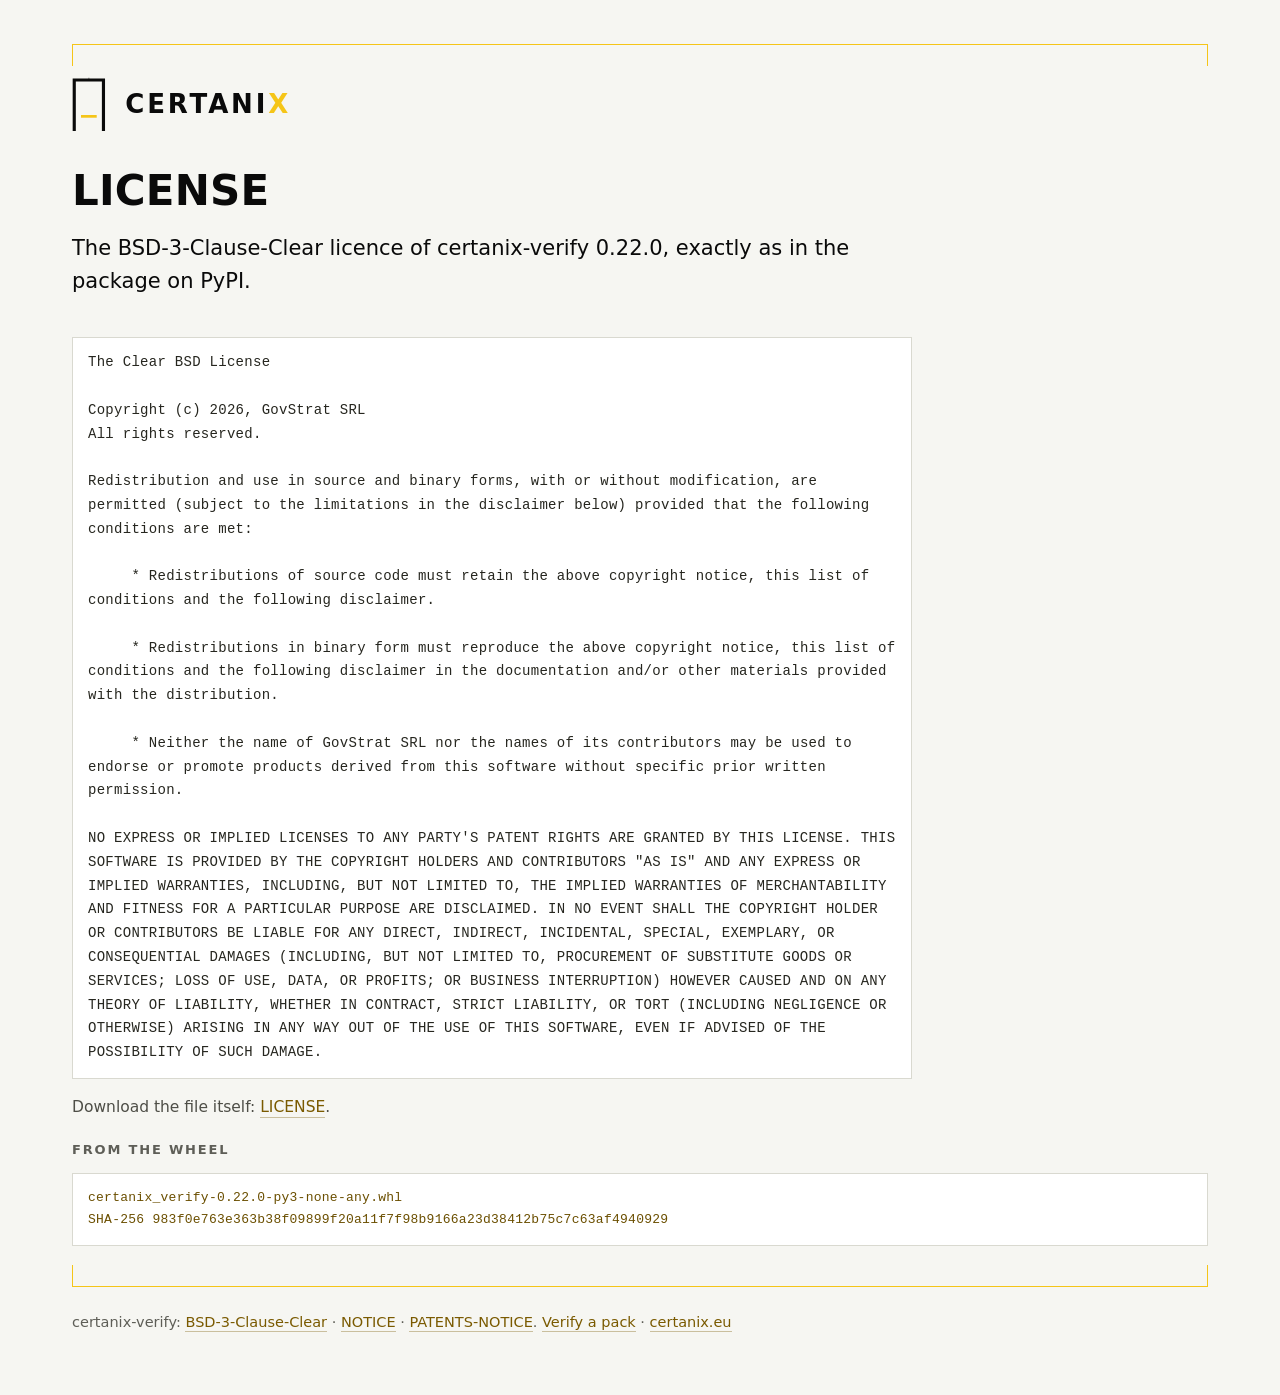
<file: verify/licence/licence.html>
<!doctype html>
<html lang="en">
<head>
<meta charset="utf-8">
<!-- Generated by tools/licence_pages.py from the wheel. Do not edit by hand. -->
<meta http-equiv="Content-Security-Policy" content="default-src 'none'; style-src 'self'; img-src data:; base-uri 'none'; form-action 'none'">
<meta name="referrer" content="no-referrer">
<meta name="viewport" content="width=device-width, initial-scale=1">
<title>LICENSE · certanix-verify</title>
<meta name="description" content="The BSD-3-Clause-Clear licence of certanix-verify 0.22.0, exactly as in the package on PyPI.">
<link rel="canonical" href="https://certanix.eu/verify/licence/licence.html">
<meta name="theme-color" content="#0A0A0A">
<link rel="icon" href="data:image/svg+xml,%3Csvg xmlns='http://www.w3.org/2000/svg' viewBox='0 0 64 64'%3E%3Crect width='64' height='64' fill='%230A0A0A'/%3E%3Cpath d='M 18 52 L 18 14 L 46 14 L 46 52' stroke='%23FFFFFF' stroke-width='6' fill='none' stroke-linecap='square'/%3E%3Crect x='24' y='40' width='14' height='5' fill='%23F5C518'/%3E%3C/svg%3E">
<link rel="stylesheet" href="../verify.css">
</head>
<body>

<div class="wrap">

  <header>
    <div class="registry"></div>
    <div class="lockup">
      <a href="/" aria-label="Certanix home">
        <svg class="mark" viewBox="-10 -22 157 258" xmlns="http://www.w3.org/2000/svg" aria-hidden="true">
          <path class="frame" d="M 0 220 L 0 0 L 130 0 L 130 220" stroke-width="14" stroke-linecap="square" fill="none"/>
          <rect class="latch" x="30" y="156" width="70" height="12"/>
          <line class="tick" x1="65" y1="-10" x2="65" y2="0" stroke-width="2"/>
        </svg>
        <span class="wordmark">CERTANI<span class="x">X</span></span>
      </a>
    </div>
    <h1 class="page-title">LICENSE</h1>
    <p class="lede">The BSD-3-Clause-Clear licence of certanix-verify 0.22.0, exactly as in the package on PyPI.</p>
  </header>

  <section>
<pre class="licence" id="text">The Clear BSD License

Copyright (c) 2026, GovStrat SRL
All rights reserved.

Redistribution and use in source and binary forms, with or without modification, are permitted (subject to the limitations in the disclaimer below) provided that the following conditions are met:

     * Redistributions of source code must retain the above copyright notice, this list of conditions and the following disclaimer.

     * Redistributions in binary form must reproduce the above copyright notice, this list of conditions and the following disclaimer in the documentation and/or other materials provided with the distribution.

     * Neither the name of GovStrat SRL nor the names of its contributors may be used to endorse or promote products derived from this software without specific prior written permission.

NO EXPRESS OR IMPLIED LICENSES TO ANY PARTY'S PATENT RIGHTS ARE GRANTED BY THIS LICENSE. THIS SOFTWARE IS PROVIDED BY THE COPYRIGHT HOLDERS AND CONTRIBUTORS "AS IS" AND ANY EXPRESS OR IMPLIED WARRANTIES, INCLUDING, BUT NOT LIMITED TO, THE IMPLIED WARRANTIES OF MERCHANTABILITY AND FITNESS FOR A PARTICULAR PURPOSE ARE DISCLAIMED. IN NO EVENT SHALL THE COPYRIGHT HOLDER OR CONTRIBUTORS BE LIABLE FOR ANY DIRECT, INDIRECT, INCIDENTAL, SPECIAL, EXEMPLARY, OR CONSEQUENTIAL DAMAGES (INCLUDING, BUT NOT LIMITED TO, PROCUREMENT OF SUBSTITUTE GOODS OR SERVICES; LOSS OF USE, DATA, OR PROFITS; OR BUSINESS INTERRUPTION) HOWEVER CAUSED AND ON ANY THEORY OF LIABILITY, WHETHER IN CONTRACT, STRICT LIABILITY, OR TORT (INCLUDING NEGLIGENCE OR OTHERWISE) ARISING IN ANY WAY OUT OF THE USE OF THIS SOFTWARE, EVEN IF ADVISED OF THE POSSIBILITY OF SUCH DAMAGE.
</pre>
    <p class="small">Download the file itself: <a href="LICENSE" download>LICENSE</a>.</p>
    <span class="label">From the wheel</span>
    <div class="mono">certanix_verify-0.22.0-py3-none-any.whl<br>SHA-256 983f0e763e363b38f09899f20a11f7f98b9166a23d38412b75c7c63af4940929</div>
  </section>

  <div class="registry bottom"></div>

  <footer>
    <p>certanix-verify: <a href="licence.html">BSD-3-Clause-Clear</a> &middot; <a href="notice.html">NOTICE</a> &middot; <a href="patents.html">PATENTS-NOTICE</a>. <a href="/verify/">Verify a pack</a> &middot; <a href="/">certanix.eu</a></p>
  </footer>

</div>

</body>
</html>
</file>
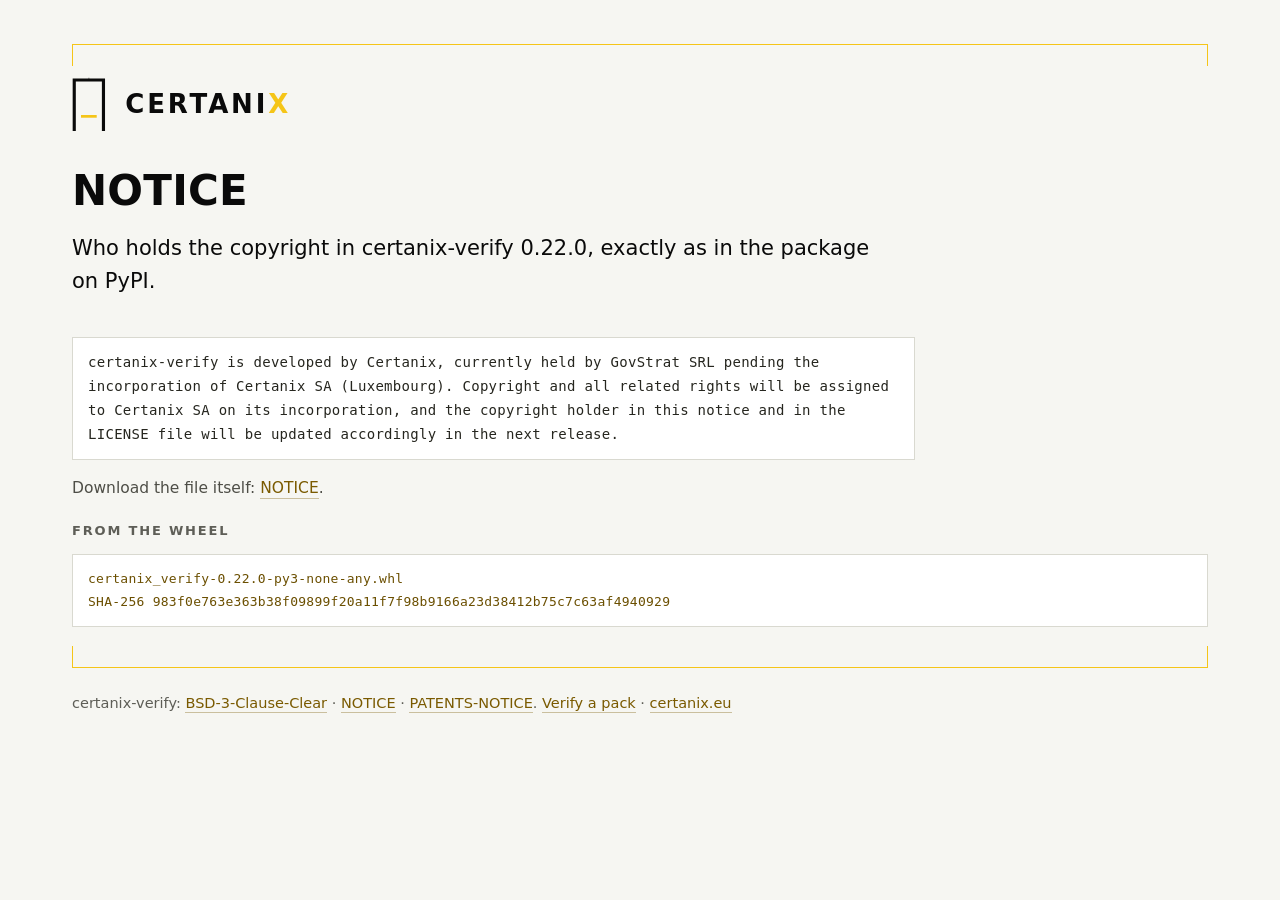
<file: verify/licence/notice.html>
<!doctype html>
<html lang="en">
<head>
<meta charset="utf-8">
<!-- Generated by tools/licence_pages.py from the wheel. Do not edit by hand. -->
<meta http-equiv="Content-Security-Policy" content="default-src 'none'; style-src 'self'; img-src data:; base-uri 'none'; form-action 'none'">
<meta name="referrer" content="no-referrer">
<meta name="viewport" content="width=device-width, initial-scale=1">
<title>NOTICE · certanix-verify</title>
<meta name="description" content="Who holds the copyright in certanix-verify 0.22.0, exactly as in the package on PyPI.">
<link rel="canonical" href="https://certanix.eu/verify/licence/notice.html">
<meta name="theme-color" content="#0A0A0A">
<link rel="icon" href="data:image/svg+xml,%3Csvg xmlns='http://www.w3.org/2000/svg' viewBox='0 0 64 64'%3E%3Crect width='64' height='64' fill='%230A0A0A'/%3E%3Cpath d='M 18 52 L 18 14 L 46 14 L 46 52' stroke='%23FFFFFF' stroke-width='6' fill='none' stroke-linecap='square'/%3E%3Crect x='24' y='40' width='14' height='5' fill='%23F5C518'/%3E%3C/svg%3E">
<link rel="stylesheet" href="../verify.css">
</head>
<body>

<div class="wrap">

  <header>
    <div class="registry"></div>
    <div class="lockup">
      <a href="/" aria-label="Certanix home">
        <svg class="mark" viewBox="-10 -22 157 258" xmlns="http://www.w3.org/2000/svg" aria-hidden="true">
          <path class="frame" d="M 0 220 L 0 0 L 130 0 L 130 220" stroke-width="14" stroke-linecap="square" fill="none"/>
          <rect class="latch" x="30" y="156" width="70" height="12"/>
          <line class="tick" x1="65" y1="-10" x2="65" y2="0" stroke-width="2"/>
        </svg>
        <span class="wordmark">CERTANI<span class="x">X</span></span>
      </a>
    </div>
    <h1 class="page-title">NOTICE</h1>
    <p class="lede">Who holds the copyright in certanix-verify 0.22.0, exactly as in the package on PyPI.</p>
  </header>

  <section>
<pre class="licence" id="text">certanix-verify is developed by Certanix, currently held by GovStrat SRL pending the incorporation of Certanix SA (Luxembourg). Copyright and all related rights will be assigned to Certanix SA on its incorporation, and the copyright holder in this notice and in the LICENSE file will be updated accordingly in the next release.
</pre>
    <p class="small">Download the file itself: <a href="NOTICE" download>NOTICE</a>.</p>
    <span class="label">From the wheel</span>
    <div class="mono">certanix_verify-0.22.0-py3-none-any.whl<br>SHA-256 983f0e763e363b38f09899f20a11f7f98b9166a23d38412b75c7c63af4940929</div>
  </section>

  <div class="registry bottom"></div>

  <footer>
    <p>certanix-verify: <a href="licence.html">BSD-3-Clause-Clear</a> &middot; <a href="notice.html">NOTICE</a> &middot; <a href="patents.html">PATENTS-NOTICE</a>. <a href="/verify/">Verify a pack</a> &middot; <a href="/">certanix.eu</a></p>
  </footer>

</div>

</body>
</html>
</file>
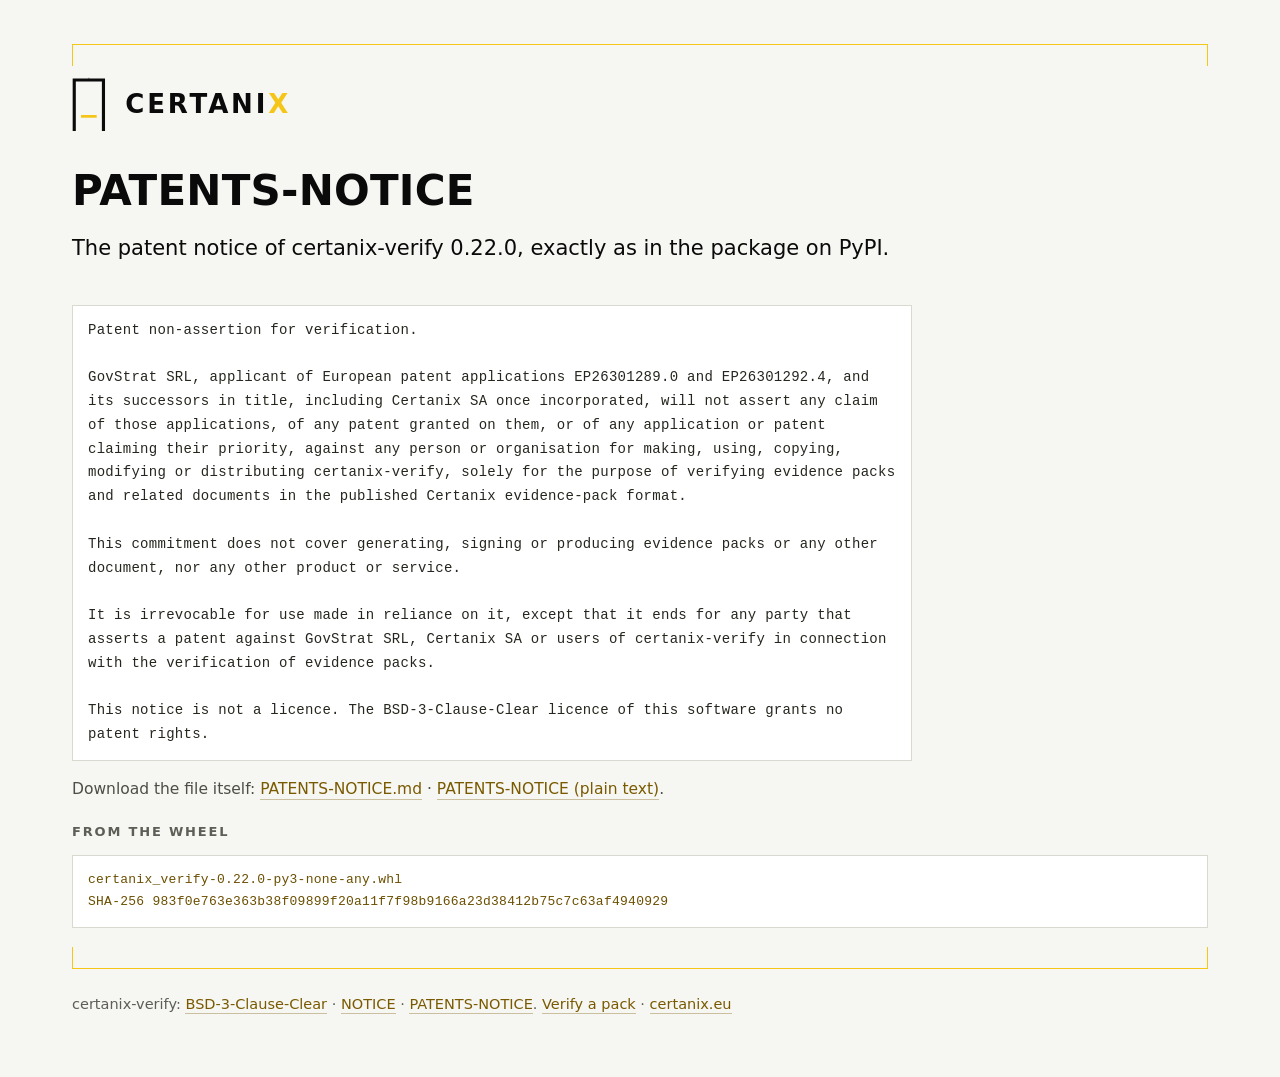
<file: verify/licence/patents.html>
<!doctype html>
<html lang="en">
<head>
<meta charset="utf-8">
<!-- Generated by tools/licence_pages.py from the wheel. Do not edit by hand. -->
<meta http-equiv="Content-Security-Policy" content="default-src 'none'; style-src 'self'; img-src data:; base-uri 'none'; form-action 'none'">
<meta name="referrer" content="no-referrer">
<meta name="viewport" content="width=device-width, initial-scale=1">
<title>PATENTS-NOTICE · certanix-verify</title>
<meta name="description" content="The patent notice of certanix-verify 0.22.0, exactly as in the package on PyPI.">
<link rel="canonical" href="https://certanix.eu/verify/licence/patents.html">
<meta name="theme-color" content="#0A0A0A">
<link rel="icon" href="data:image/svg+xml,%3Csvg xmlns='http://www.w3.org/2000/svg' viewBox='0 0 64 64'%3E%3Crect width='64' height='64' fill='%230A0A0A'/%3E%3Cpath d='M 18 52 L 18 14 L 46 14 L 46 52' stroke='%23FFFFFF' stroke-width='6' fill='none' stroke-linecap='square'/%3E%3Crect x='24' y='40' width='14' height='5' fill='%23F5C518'/%3E%3C/svg%3E">
<link rel="stylesheet" href="../verify.css">
</head>
<body>

<div class="wrap">

  <header>
    <div class="registry"></div>
    <div class="lockup">
      <a href="/" aria-label="Certanix home">
        <svg class="mark" viewBox="-10 -22 157 258" xmlns="http://www.w3.org/2000/svg" aria-hidden="true">
          <path class="frame" d="M 0 220 L 0 0 L 130 0 L 130 220" stroke-width="14" stroke-linecap="square" fill="none"/>
          <rect class="latch" x="30" y="156" width="70" height="12"/>
          <line class="tick" x1="65" y1="-10" x2="65" y2="0" stroke-width="2"/>
        </svg>
        <span class="wordmark">CERTANI<span class="x">X</span></span>
      </a>
    </div>
    <h1 class="page-title">PATENTS-NOTICE</h1>
    <p class="lede">The patent notice of certanix-verify 0.22.0, exactly as in the package on PyPI.</p>
  </header>

  <section>
<pre class="licence" id="text">Patent non-assertion for verification.

GovStrat SRL, applicant of European patent applications EP26301289.0 and EP26301292.4, and its successors in title, including Certanix SA once incorporated, will not assert any claim of those applications, of any patent granted on them, or of any application or patent claiming their priority, against any person or organisation for making, using, copying, modifying or distributing certanix-verify, solely for the purpose of verifying evidence packs and related documents in the published Certanix evidence-pack format.

This commitment does not cover generating, signing or producing evidence packs or any other document, nor any other product or service.

It is irrevocable for use made in reliance on it, except that it ends for any party that asserts a patent against GovStrat SRL, Certanix SA or users of certanix-verify in connection with the verification of evidence packs.

This notice is not a licence. The BSD-3-Clause-Clear licence of this software grants no patent rights.
</pre>
    <p class="small">Download the file itself: <a href="PATENTS-NOTICE.md" download>PATENTS-NOTICE.md</a> &middot; <a href="PATENTS-NOTICE.txt">PATENTS-NOTICE (plain text)</a>.</p>
    <span class="label">From the wheel</span>
    <div class="mono">certanix_verify-0.22.0-py3-none-any.whl<br>SHA-256 983f0e763e363b38f09899f20a11f7f98b9166a23d38412b75c7c63af4940929</div>
  </section>

  <div class="registry bottom"></div>

  <footer>
    <p>certanix-verify: <a href="licence.html">BSD-3-Clause-Clear</a> &middot; <a href="notice.html">NOTICE</a> &middot; <a href="patents.html">PATENTS-NOTICE</a>. <a href="/verify/">Verify a pack</a> &middot; <a href="/">certanix.eu</a></p>
  </footer>

</div>

</body>
</html>
</file>
<file: verify/verify.css>
/* certanix.eu/verify. The site's identity (index.html), in a file of its own because
   this page's content security policy allows no inline style.

   Two themes from one set of tokens. Dark is the site's own; light follows the visitor's
   system setting, or the toggle in the page corner (app.mjs, data-theme on <html>). Every
   text colour is at least WCAG AA (4.5:1) on the surfaces it sits on, in both themes. */
:root{
  color-scheme:dark;
  --ink:#0A0A0A;          /* text on the signal colour (buttons) */
  --paper:#0A0A0A;
  --panel:#141412;
  --panel-2:#1C1C19;
  --hair:#2E2E27;
  --strong:#FFFFFF;
  --body:#DCDCD8;
  --muted:#B4B4AE;
  --micro:#9C9C96;
  --signal:#F5C518;       /* the brand yellow: rules, the latch, the button */
  --link:#F5C518;
  --link-line:rgba(245,197,24,.4);
  --code:#F5C518;
  --pass:#4ADE80;
  --fail:#F87171;
  --test:#F5C518;
  --pass-fill:#4ADE80; --pass-on:#052E12;
  --fail-fill:#F87171; --fail-on:#3B0A0A;
  --other-fill:#8A8A84; --other-on:#0A0A0A;
  --fail-tint:#3A1616;
  --drop-line:#55554A;
  --button-off:#3A3A32;
  /* Frameworks: a stripe colour and a tint. Text on a tint is always --strong. */
  --fw-teal:#2DD4BF;   --fw-teal-bg:#0E2B27;
  --fw-violet:#A78BFA; --fw-violet-bg:#221A3A;
  --fw-amber:#FBBF24;  --fw-amber-bg:#30250A;
  --fw-blue:#60A5FA;   --fw-blue-bg:#0F2340;
  --fw-grey:#A3A3A3;   --fw-grey-bg:#22221F;
  --limit:#FBBF24; --limit-bg:#221C0B; --limit-text:#FCD34D;
}
:root[data-theme="light"]{
  color-scheme:light;
  --paper:#F6F6F2;
  --panel:#FFFFFF;
  --panel-2:#F1F1EC;
  --hair:#D9D9D0;
  --strong:#0A0A0A;
  --body:#26261F;
  --muted:#4E4E47;
  --micro:#5E5E57;
  --link:#7A5A00;
  --link-line:rgba(122,90,0,.35);
  --code:#6B4F00;
  --pass:#166534;
  --fail:#B91C1C;
  --test:#8A6300;
  --pass-fill:#15803D; --pass-on:#FFFFFF;
  --fail-fill:#B91C1C; --fail-on:#FFFFFF;
  --other-fill:#5E5E57; --other-on:#FFFFFF;
  --fail-tint:#FCEBEB;
  --drop-line:#B5B5A8;
  --button-off:#DCDCD3;
  --fw-teal:#0F766E;   --fw-teal-bg:#E3F3F0;
  --fw-violet:#6D28D9; --fw-violet-bg:#EEE8FB;
  --fw-amber:#B45309;  --fw-amber-bg:#FCF1DA;
  --fw-blue:#1D4ED8;   --fw-blue-bg:#E4ECFB;
  --fw-grey:#6B6B64;   --fw-grey-bg:#EEEEE9;
  --limit:#B45309; --limit-bg:#FDF6E7; --limit-text:#8A3F00;
}
@media (prefers-color-scheme:light){
  :root:not([data-theme="dark"]){
    color-scheme:light;
    --paper:#F6F6F2;
    --panel:#FFFFFF;
    --panel-2:#F1F1EC;
    --hair:#D9D9D0;
    --strong:#0A0A0A;
    --body:#26261F;
    --muted:#4E4E47;
    --micro:#5E5E57;
    --link:#7A5A00;
    --link-line:rgba(122,90,0,.35);
    --code:#6B4F00;
    --pass:#166534;
    --fail:#B91C1C;
    --test:#8A6300;
    --pass-fill:#15803D; --pass-on:#FFFFFF;
    --fail-fill:#B91C1C; --fail-on:#FFFFFF;
    --other-fill:#5E5E57; --other-on:#FFFFFF;
    --fail-tint:#FCEBEB;
    --drop-line:#B5B5A8;
    --button-off:#DCDCD3;
    --fw-teal:#0F766E;   --fw-teal-bg:#E3F3F0;
    --fw-violet:#6D28D9; --fw-violet-bg:#EEE8FB;
    --fw-amber:#B45309;  --fw-amber-bg:#FCF1DA;
    --fw-blue:#1D4ED8;   --fw-blue-bg:#E4ECFB;
    --fw-grey:#6B6B64;   --fw-grey-bg:#EEEEE9;
    --limit:#B45309; --limit-bg:#FDF6E7; --limit-text:#8A3F00;
  }
}

*{box-sizing:border-box}
html{-webkit-text-size-adjust:100%; background:var(--paper)}
body{
  margin:0; background:var(--paper); color:var(--body);
  font-family:system-ui,-apple-system,BlinkMacSystemFont,"Segoe UI",Roboto,"Helvetica Neue",Arial,sans-serif;
  font-size:17px; line-height:1.6; font-weight:400;
  -webkit-font-smoothing:antialiased;
}
/* The page uses the screen: about 1200 px on a laptop, 1400 px on a large screen, 16 px
   margins on a phone. Prose keeps a readable line length inside it. */
.wrap{max-width:1200px; margin:0 auto; padding:0 32px}
@media (min-width:1600px){ .wrap{max-width:1400px} }
@media (max-width:480px){ .wrap{padding:0 16px} }
a{color:var(--link); text-decoration:none; border-bottom:1px solid var(--link-line); padding-bottom:1px}
a:hover{border-bottom-color:var(--link)}
.mono-font, code, .mono, pre, dl.meta dd.mono, .chip.id{
  font-family:ui-monospace,SFMono-Regular,"SF Mono",Menlo,Consolas,monospace;
}
code{font-size:.88em; color:var(--strong)}

.registry{position:relative; height:1px; background:var(--signal); margin:0}
.registry::before,.registry::after{content:""; position:absolute; top:0; width:1px; height:22px; background:var(--signal)}
.registry::before{left:0}
.registry::after{right:0}
.registry.bottom::before,.registry.bottom::after{top:auto; bottom:0}

/* ---- header: the lockup, smaller than the home page's ---- */
header{padding-block:44px 0; position:relative}
.lockup{display:flex; align-items:center; gap:18px; margin-top:30px}
.lockup a{border:0; padding:0; display:flex; align-items:center; gap:18px}
.mark{flex:0 0 auto; height:58px; width:auto; display:block}
.mark .frame{stroke:var(--strong)}
.mark .latch{fill:var(--signal)}
.mark .tick{stroke:var(--strong)}
.wordmark{margin:0; font-size:26px; font-weight:800; letter-spacing:.11em; color:var(--strong); line-height:1}
.wordmark .x{color:var(--signal)}
.page-title{
  margin:34px 0 0; font-size:clamp(28px,6vw,42px); font-weight:800; color:var(--strong);
  line-height:1.12; letter-spacing:.005em;
}
.lede{margin:18px 0 0; font-size:clamp(18px,3vw,21px); line-height:1.55; color:var(--strong); max-width:62ch}

/* The light/dark switch, in the page corner. */
.theme-toggle{
  position:absolute; top:40px; right:0; margin:0;
  appearance:none; background:var(--panel); color:var(--strong); border:1px solid var(--hair);
  font:inherit; font-size:14px; font-weight:600; letter-spacing:.02em; padding:6px 12px; cursor:pointer;
  display:inline-flex; align-items:center; gap:8px; border-radius:999px;
}
.theme-toggle:hover{border-color:var(--muted)}
.theme-toggle .swatch{width:12px; height:12px; border-radius:50%; border:1px solid var(--muted); background:linear-gradient(90deg,#0A0A0A 50%,#FFFFFF 50%)}

/* ---- sections ---- */
section{padding-block:40px}
section + section{border-top:1px solid var(--hair)}
h2{
  margin:0 0 22px; font-size:14px; font-weight:700; letter-spacing:.2em;
  text-transform:uppercase; color:var(--muted); display:flex; align-items:center; gap:12px;
}
h2::before{content:""; width:18px; height:2px; background:var(--signal); flex:0 0 auto}
h3{margin:28px 0 10px; font-size:19px; font-weight:700; color:var(--strong); letter-spacing:.005em}
h3:first-child{margin-top:0}
p{margin:0 0 17px; max-width:72ch}
p:last-child{margin-bottom:0}
.small{font-size:15.5px; color:var(--muted)}

.callout{
  background:var(--panel); border-left:3px solid var(--signal);
  padding:18px 22px; margin:22px 0 0; color:var(--strong); font-size:16px; max-width:80ch;
}
.callout.pending{border-left-color:var(--muted); color:var(--body)}

ul.facts{list-style:none; margin:0; padding:0}
ul.facts li{padding:18px 0; border-top:1px solid var(--hair)}
ul.facts li:first-child{border-top:0; padding-top:0}
ul.facts .t{display:block; font-weight:700; color:var(--strong); margin-bottom:5px}
ul.facts .d{display:block; max-width:72ch}

ul.plain{margin:0; padding:0; list-style:none}
ul.plain li{position:relative; padding-left:22px; margin-bottom:13px; max-width:72ch}
ul.plain li::before{content:""; position:absolute; left:0; top:12px; width:10px; height:2px; background:var(--muted)}
ul.plain li:last-child{margin-bottom:0}

.mono, pre{
  font-size:13px; letter-spacing:.02em; line-height:1.75; color:var(--code);
  background:var(--panel); border:1px solid var(--hair);
  padding:13px 15px; margin:12px 0 0; overflow-x:auto;
}
.mono{white-space:pre-wrap; word-break:break-all}
pre{white-space:pre; color:var(--strong)}
pre .c{color:var(--micro)}
.label{
  display:block; margin-top:20px; font-size:13px; font-weight:700; letter-spacing:.14em;
  text-transform:uppercase; color:var(--micro);
}

table.codes{border-collapse:collapse; width:100%; margin-top:14px; font-size:15.5px}
table.codes th,table.codes td{text-align:left; padding:8px 10px 8px 0; border-top:1px solid var(--hair); vertical-align:top}
table.codes th{color:var(--micro); font-size:13px; letter-spacing:.14em; text-transform:uppercase; font-weight:700; border-top:0}
table.codes td:first-child{font-family:ui-monospace,SFMono-Regular,Menlo,Consolas,monospace; color:var(--strong); width:3.2em}
table.codes td:nth-child(2){font-family:ui-monospace,SFMono-Regular,Menlo,Consolas,monospace; color:var(--code); white-space:nowrap; padding-right:16px}
@media (max-width:580px){ table.codes td:nth-child(2){white-space:normal; word-break:break-all} }

/* ---- the verifier ---- */
.tool{background:var(--panel); border:1px solid var(--hair); padding:28px; margin-top:6px}
@media (max-width:480px){ .tool{padding:16px} }
.status{display:flex; gap:10px; align-items:flex-start; font-size:15.5px; color:var(--muted); margin:0 0 18px; max-width:none}
.status .dot{flex:0 0 auto; width:9px; height:9px; margin-top:8px; background:var(--micro)}
.status[data-state="ready"] .dot{background:var(--pass)}
.status[data-state="error"] .dot{background:var(--fail)}
.status[data-state="loading"] .dot{background:var(--signal)}

.drop{
  display:block; border:1px dashed var(--drop-line); padding:22px 18px; text-align:center; cursor:pointer;
  color:var(--body); transition:border-color .15s, background .15s;
}
.drop:hover,.drop.over{border-color:var(--signal); background:rgba(245,197,24,.06)}
.drop[aria-disabled="true"]{cursor:not-allowed; opacity:.55}
.drop .big{display:block; color:var(--strong); font-weight:700}
.drop .file{display:block; margin-top:6px; font-family:ui-monospace,Menlo,Consolas,monospace; font-size:13.5px; color:var(--code); word-break:break-all}
.visually-hidden{position:absolute; width:1px; height:1px; overflow:hidden; clip:rect(0 0 0 0); white-space:nowrap}

fieldset{border:0; margin:18px 0 0; padding:0}
legend{padding:0; font-size:13px; font-weight:700; letter-spacing:.14em; text-transform:uppercase; color:var(--micro); margin-bottom:8px}
.choice{display:flex; gap:10px; align-items:baseline; margin:6px 0; font-size:16px}
.choice input{accent-color:var(--signal)}
.choice .hint{color:var(--micro); font-size:14.5px}
.subfile{margin:8px 0 0 26px; font-size:15px}
.subfile input{font-size:14px; color:var(--body); max-width:100%}

details{margin-top:16px}
summary{cursor:pointer; color:var(--muted); font-size:15.5px}
summary:hover{color:var(--strong)}

button{
  margin-top:20px; appearance:none; border:0; background:var(--signal); color:var(--ink);
  font:inherit; font-weight:700; letter-spacing:.06em; padding:11px 22px; cursor:pointer;
}
button:disabled{background:var(--button-off); color:var(--micro); cursor:not-allowed}

/* ---- the result ---- */
.result{margin-top:26px; border-top:1px solid var(--hair); padding-top:24px}
/* Sized so the longest class name (SIGNATURE_MISMATCH) stays on one line at 390 px. */
.verdict{font-size:clamp(22px,5.8vw,40px); font-weight:800; letter-spacing:.02em; line-height:1.15; margin:0; overflow-wrap:break-word; max-width:none}
.verdict.pass{color:var(--pass)}
.verdict.fail{color:var(--fail)}
.verdict.test{color:var(--test)}
.verdict .code{font-size:.5em; font-weight:600; color:var(--muted); letter-spacing:.02em; margin-left:10px; white-space:nowrap}
.result .plain{margin:12px 0 0; font-size:clamp(19px,2.6vw,22px); line-height:1.45; color:var(--strong); font-weight:600}
.stated-purpose{margin:14px 0 0; padding:14px 18px; border-left:3px solid var(--muted); background:var(--panel-2); max-width:none}
.stated-purpose-text{margin:0; font-size:clamp(17px,2.2vw,19px); line-height:1.5; color:var(--strong); font-style:italic; max-width:80ch}
.stated-purpose-label{margin:8px 0 0; font-size:14px; color:var(--muted); max-width:80ch}
.stated-purpose-warning{margin:0 0 10px; font-size:16px; line-height:1.45; color:var(--strong); padding:10px 12px; border-left:3px solid var(--fail); max-width:80ch}
.stated-purpose-label:empty{display:none}
.pack-summary{margin:14px 0 0; padding:14px 18px; border-left:3px solid var(--pass); background:var(--panel-2); max-width:none}
.pack-summary-text{margin:0; font-size:clamp(18px,2.4vw,20px); line-height:1.5; color:var(--strong); max-width:80ch}
.pack-summary-label{margin:8px 0 0; font-size:14px; color:var(--muted)}
.result .detail{margin-top:8px; color:var(--muted); font-size:16px}
.covers-note{margin:14px 0 0; color:var(--strong); font-size:18px; padding:12px 16px; border-left:3px solid var(--fail); background:var(--panel-2); max-width:none}

/* The summary strip: the five-second read, directly under the verdict. */
.strip{margin-top:22px; display:grid; grid-template-columns:repeat(auto-fit,minmax(220px,1fr)); gap:12px}
.tile{background:var(--panel-2); border:1px solid var(--hair); padding:14px 16px; min-width:0}
.tile.wide{grid-column:1 / -1}
.tile .k{display:block; font-size:14px; font-weight:600; color:var(--muted); margin-bottom:4px}
.tile .v{display:block; font-size:21px; font-weight:700; color:var(--strong); line-height:1.3; overflow-wrap:anywhere}
.tile .v.mono-font{font-size:17px; font-weight:600}
.tile .v.chips{display:flex; flex-wrap:wrap; gap:8px; font-size:16px; font-weight:600}
.tile .more{align-self:center; color:var(--strong); font-size:16px; font-weight:600}

.bar{grid-column:1 / -1; display:flex; gap:3px; min-height:40px; border:1px solid var(--hair)}
.bar .seg{display:flex; align-items:center; justify-content:center; padding:0 12px; min-width:max-content;
  font-size:16px; font-weight:700; white-space:nowrap}
.bar .seg.pass{background:var(--pass-fill); color:var(--pass-on)}
.bar .seg.fail{background:var(--fail-fill); color:var(--fail-on)}
.bar .seg.other{background:var(--other-fill); color:var(--other-on)}

.chip{display:inline-flex; align-items:center; gap:7px; padding:4px 10px; border:1px solid var(--hair);
  background:var(--panel); color:var(--strong); font-size:15px; font-weight:600; line-height:1.35; overflow-wrap:anywhere; max-width:100%}
.chip.id{font-size:13.5px; font-weight:500}
.chip.failed{background:var(--fail-tint); border-color:var(--fail)}
.chip.failed::before{content:"\2715"; color:var(--fail); font-family:system-ui,sans-serif; font-weight:700}
.chip .dot{width:10px; height:10px; border-radius:50%; flex:0 0 auto; background:var(--fw-grey)}

/* Framework colours, keyed in app.mjs on the verifier's exact labels. */
.fw-teal{--fw:var(--fw-teal); --fw-bg:var(--fw-teal-bg)}
.fw-violet{--fw:var(--fw-violet); --fw-bg:var(--fw-violet-bg)}
.fw-amber{--fw:var(--fw-amber); --fw-bg:var(--fw-amber-bg)}
.fw-blue{--fw:var(--fw-blue); --fw-bg:var(--fw-blue-bg)}
.fw-grey{--fw:var(--fw-grey); --fw-bg:var(--fw-grey-bg)}
.chip[class*="fw-"]{background:var(--fw-bg); border-color:var(--fw)}
.chip[class*="fw-"] .dot{background:var(--fw)}

/* What a verified pack covers. Every value is set with textContent: nothing from a pack
   is ever markup, a link or a style. */
.covers{margin-top:32px; border-top:1px solid var(--hair); padding-top:24px}
.covers h3{margin:0 0 6px; font-size:24px}
.covers h4{margin:30px 0 0; font-size:20px; font-weight:700; color:var(--strong); letter-spacing:.005em}
.covers .note{margin:6px 0 0; color:var(--body); font-size:16px}
.covers dl.meta{margin-top:10px}
.covers dl.meta dd{word-break:normal; overflow-wrap:anywhere}
.covers dd.list span{display:block}
.covers dd.chips{display:flex; flex-wrap:wrap; gap:8px}
.covers-about{margin:0 0 6px; color:var(--body); font-size:16px}
.covers .disclaimer{margin:24px 0 0; padding:16px 20px; border:1px solid var(--hair); border-left:3px solid var(--muted);
  background:var(--panel-2); color:var(--strong); font-size:16.5px; line-height:1.6; max-width:none}

dl.meta{display:grid; grid-template-columns:minmax(10em,auto) 1fr; gap:6px 22px; margin:16px 0 0; font-size:16px}
dl.meta dt{color:var(--muted); font-weight:600}
dl.meta dd{margin:0; color:var(--strong); word-break:break-all}
dl.meta dd.mono{font-size:14px; background:none; border:0; padding:0; margin:0; color:var(--strong); letter-spacing:.01em; line-height:1.6}
dl.meta dd.prose{max-width:75ch}
@media (max-width:480px){ dl.meta{grid-template-columns:1fr; gap:2px} dl.meta dd{margin-bottom:8px} }

/* Regulation references: one group per framework, a card per clause. */
.fw-group{margin-top:18px; border:1px solid var(--hair); background:var(--panel)}
.fw-band{display:flex; flex-wrap:wrap; align-items:baseline; justify-content:space-between; gap:4px 16px;
  padding:12px 18px; background:var(--fw-bg); border-top:5px solid var(--fw)}
.fw-band .name{font-size:19px; font-weight:800; color:var(--strong)}
.fw-band .count{font-size:15px; font-weight:600; color:var(--strong)}
.fw-route{padding:14px 18px 2px}
.fw-route .k, .card .k{display:block; font-size:14px; font-weight:700; color:var(--muted); margin-bottom:2px}
.fw-route p{margin:0; max-width:80ch; color:var(--strong); font-size:16px}
.fw-route .grouped{margin-top:6px; font-size:14px; color:var(--micro); font-style:italic}
.cards{display:grid; grid-template-columns:repeat(auto-fill,minmax(min(100%,420px),1fr)); gap:12px; padding:14px 18px 18px}
.card{border:1px solid var(--hair); border-left:4px solid var(--fw); background:var(--panel-2); padding:14px 16px; min-width:0}
.card .ref{margin:0; font-size:18px; font-weight:700; color:var(--strong); line-height:1.35}
.card .act{margin:2px 0 0; font-size:14.5px; color:var(--muted)}
.card .route{margin-top:12px}
.card .route p{margin:0; font-size:16px; color:var(--body)}
.limit{margin-top:12px; padding:10px 12px; border-left:4px solid var(--limit); background:var(--limit-bg)}
.limit .k{display:block; font-size:14px; font-weight:700; color:var(--limit-text); margin-bottom:2px}
.limit p{margin:0; font-size:16px; color:var(--strong)}
.raw{margin-top:12px; padding:12px 14px; border:1px dashed var(--drop-line); background:var(--panel-2)}
.raw .k{display:block; font-size:14px; font-weight:700; color:var(--muted)}
.raw span.line{display:block; color:var(--strong); font-size:16px; overflow-wrap:anywhere}
.notshown-more{margin:12px 0 0; color:var(--strong); font-size:16px}

.unrelated{margin-top:14px; padding:14px 18px; background:var(--panel-2); border:1px solid var(--hair); border-left:4px solid var(--fw-grey)}
.unrelated dl{display:grid; grid-template-columns:minmax(10em,auto) 1fr; gap:8px 22px; margin:0}
.unrelated dt{font-weight:700; color:var(--strong)}
.unrelated dd{margin:0; color:var(--body); max-width:80ch}
@media (max-width:480px){ .unrelated dl{grid-template-columns:1fr; gap:2px} .unrelated dd{margin-bottom:8px} }

.technical{margin:30px 0 0; font-size:20px; font-weight:700; color:var(--strong)}

.runs{font-size:15px; color:var(--micro); margin-top:18px}
.runs dd{font-size:13.5px; font-family:ui-monospace,Menlo,Consolas,monospace}

footer{padding-block:24px 60px; color:var(--micro); font-size:14.5px; line-height:1.65}
footer p{margin:0 0 7px; max-width:none}

[hidden]{display:none !important}

/* Output a visitor copies or reads in full: wrap rather than hide it behind a scroll. */
#equivalent, #output, #sample-command{white-space:pre-wrap; word-break:break-all}
/* Fingerprints and digests in running text are one unbreakable word: let them wrap. */
p, li, .small, code{overflow-wrap:anywhere}

/* ---- the licence pages (verify/licence/*.html): a licence text, read in full ---- */
pre.licence{white-space:pre-wrap; overflow-wrap:anywhere; font-size:14px; line-height:1.7; color:var(--body); margin-top:0; max-width:100ch}
.licence + .small{margin-top:16px}
</file>
